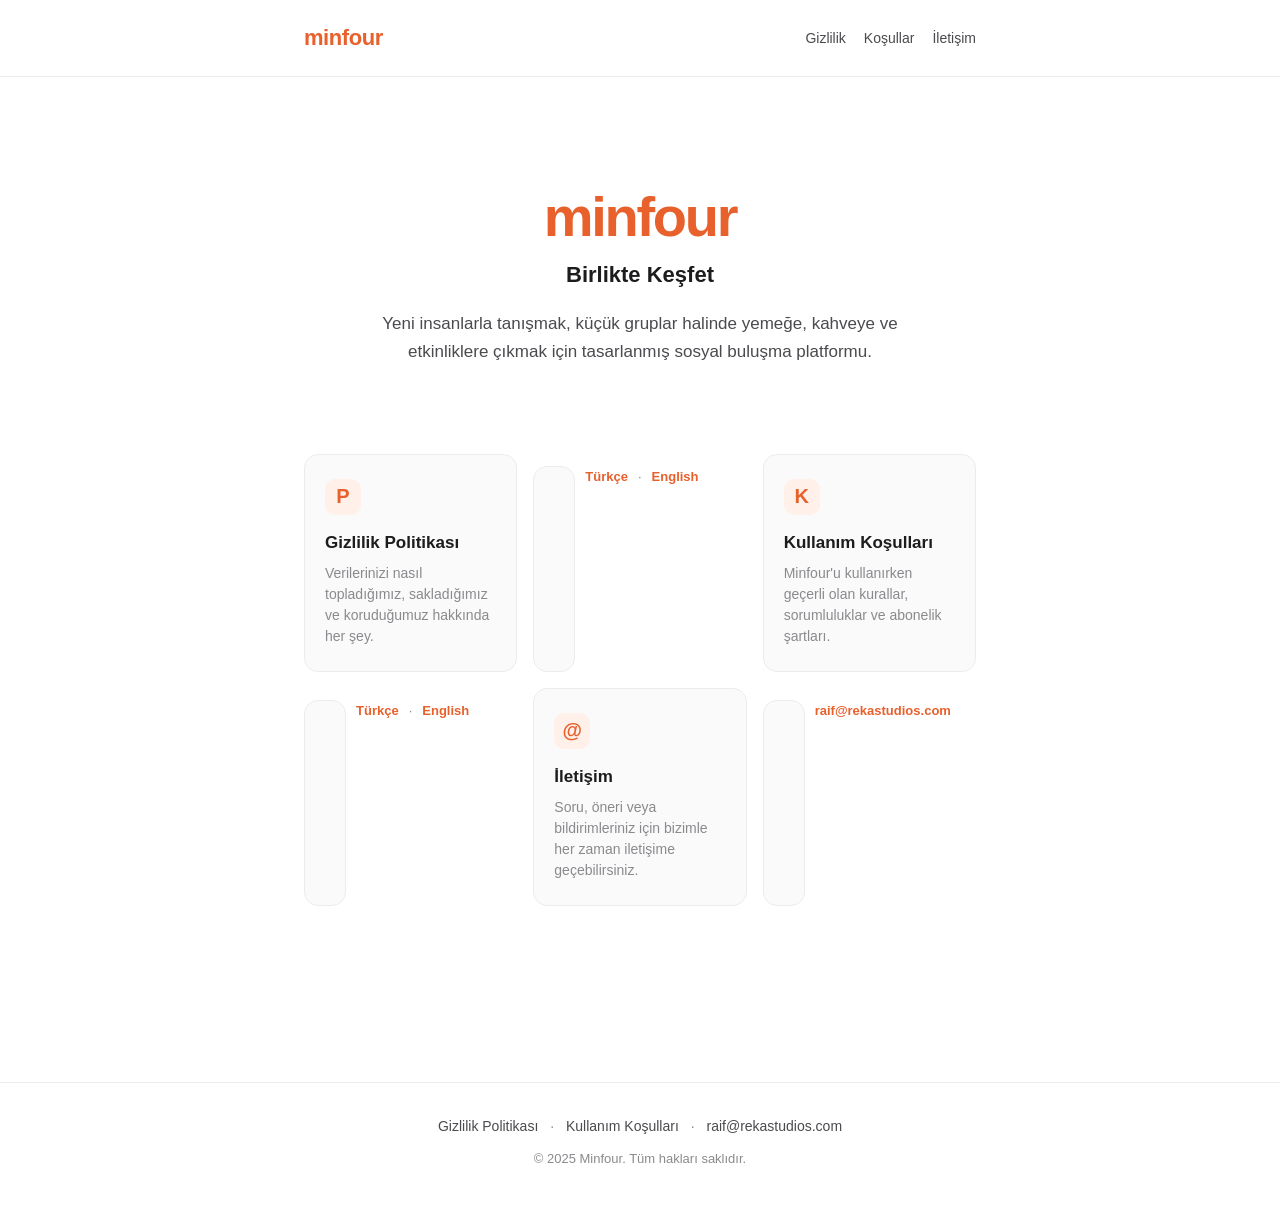
<file: index.html>
<!DOCTYPE html>
<html lang="tr">
<head>
  <meta charset="UTF-8" />
  <meta name="viewport" content="width=device-width, initial-scale=1.0" />
  <meta name="description" content="Minfour — Birlikte Keşfet. Grup buluşmaları için sosyal arkadaşlık platformu." />
  <meta name="theme-color" content="#E8602C" />
  <title>Minfour — Birlikte Keşfet</title>
  <link rel="stylesheet" href="style.css" />
</head>
<body>

  <header class="site-header">
    <div class="site-header-inner">
      <a href="index.html" class="brand">minfour</a>
      <nav class="nav">
        <a href="privacy.html">Gizlilik</a>
        <a href="terms.html">Koşullar</a>
        <a href="mailto:raif@rekastudios.com">İletişim</a>
      </nav>
    </div>
  </header>

  <main class="container">

    <section class="hero">
      <h1 class="hero-logo">minfour</h1>
      <p class="hero-tagline">Birlikte Keşfet</p>
      <p class="hero-desc">
        Yeni insanlarla tanışmak, küçük gruplar halinde yemeğe, kahveye ve etkinliklere
        çıkmak için tasarlanmış sosyal buluşma platformu.
      </p>
    </section>

    <section class="cards">

      <a href="privacy.html" class="card">
        <div class="card-icon">P</div>
        <h3 class="card-title">Gizlilik Politikası</h3>
        <p class="card-desc">
          Verilerinizi nasıl topladığımız, sakladığımız ve koruduğumuz hakkında her şey.
        </p>
        <div class="lang-row">
          <a href="privacy.html">Türkçe</a>
          <span style="color:var(--muted)">·</span>
          <a href="privacy-en.html">English</a>
        </div>
      </a>

      <a href="terms.html" class="card">
        <div class="card-icon">K</div>
        <h3 class="card-title">Kullanım Koşulları</h3>
        <p class="card-desc">
          Minfour'u kullanırken geçerli olan kurallar, sorumluluklar ve abonelik şartları.
        </p>
        <div class="lang-row">
          <a href="terms.html">Türkçe</a>
          <span style="color:var(--muted)">·</span>
          <a href="terms-en.html">English</a>
        </div>
      </a>

      <a href="mailto:raif@rekastudios.com" class="card">
        <div class="card-icon">@</div>
        <h3 class="card-title">İletişim</h3>
        <p class="card-desc">
          Soru, öneri veya bildirimleriniz için bizimle her zaman iletişime geçebilirsiniz.
        </p>
        <div class="lang-row">
          <a href="mailto:raif@rekastudios.com">raif@rekastudios.com</a>
        </div>
      </a>

    </section>

  </main>

  <footer class="site-footer">
    <div>
      <a href="privacy.html">Gizlilik Politikası</a> ·
      <a href="terms.html">Kullanım Koşulları</a> ·
      <a href="mailto:raif@rekastudios.com">raif@rekastudios.com</a>
    </div>
    <p class="copy">© 2025 Minfour. Tüm hakları saklıdır.</p>
  </footer>

</body>
</html>
</file>
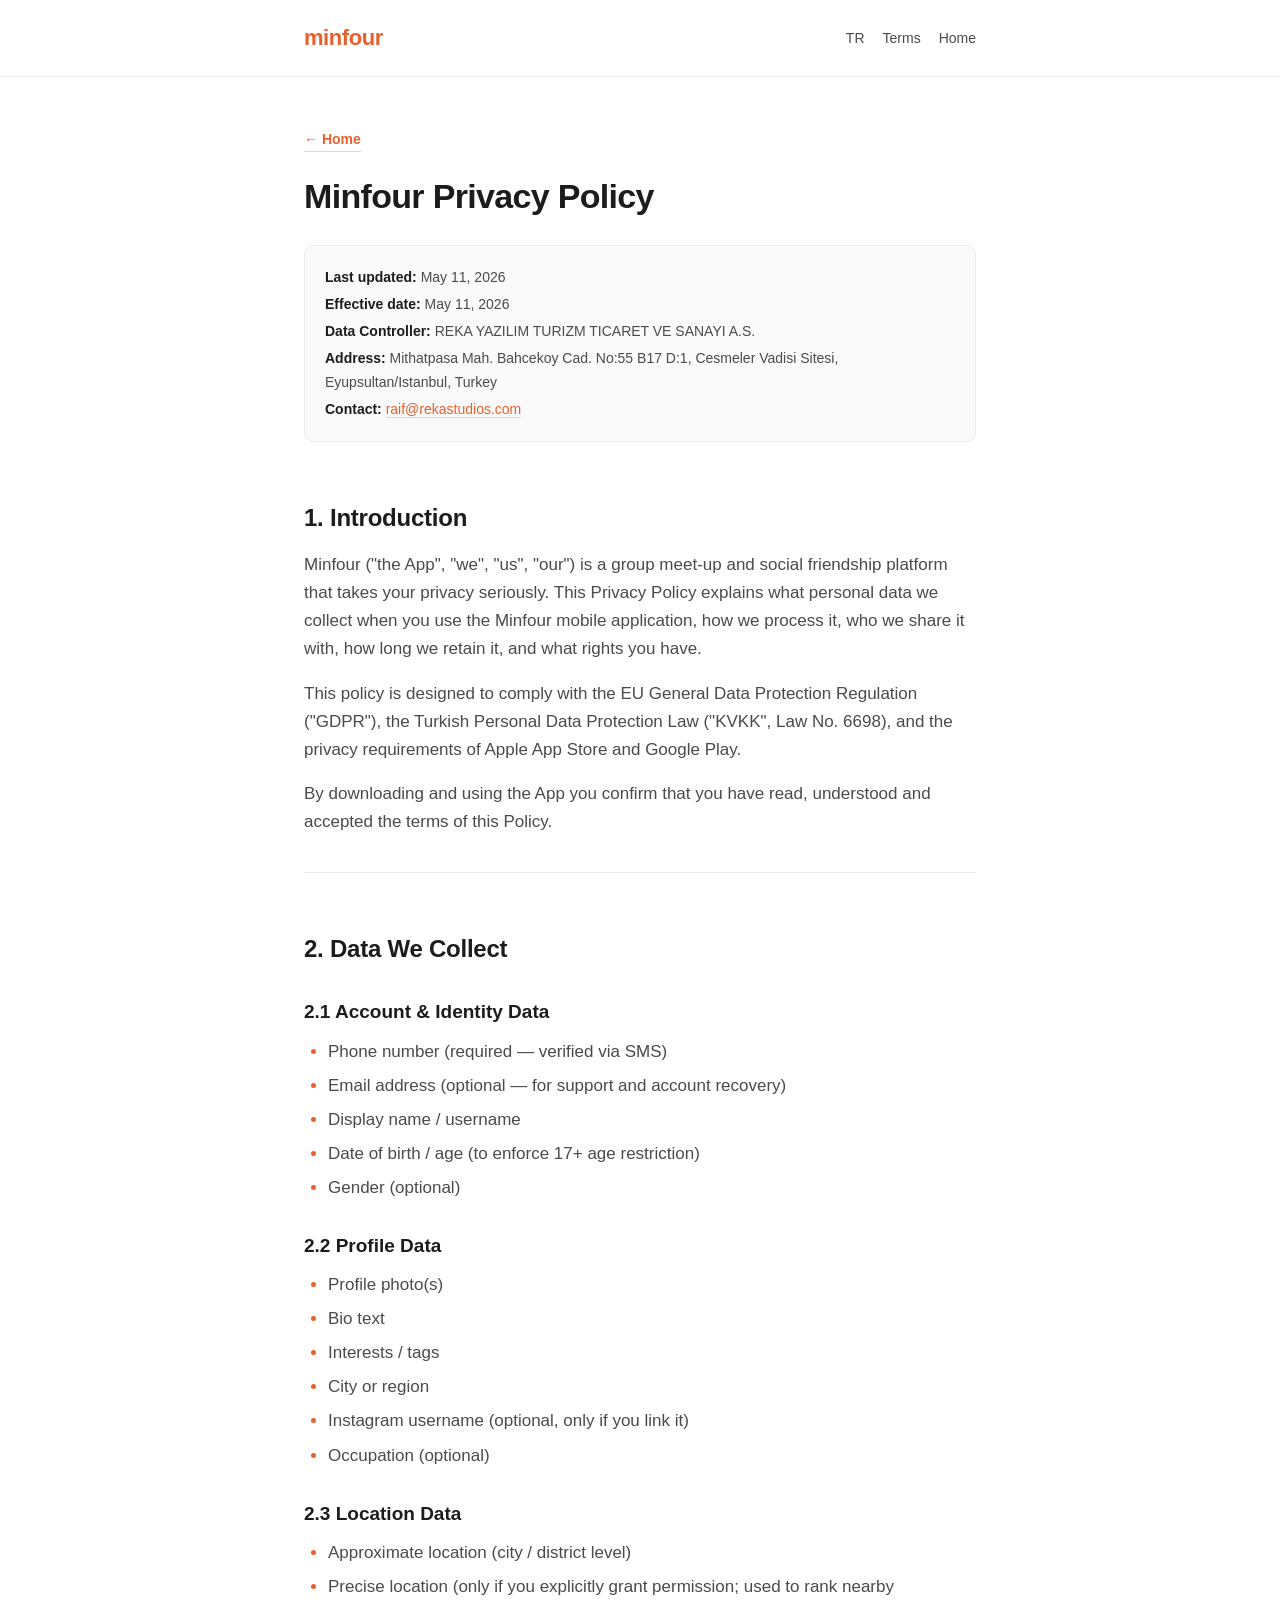
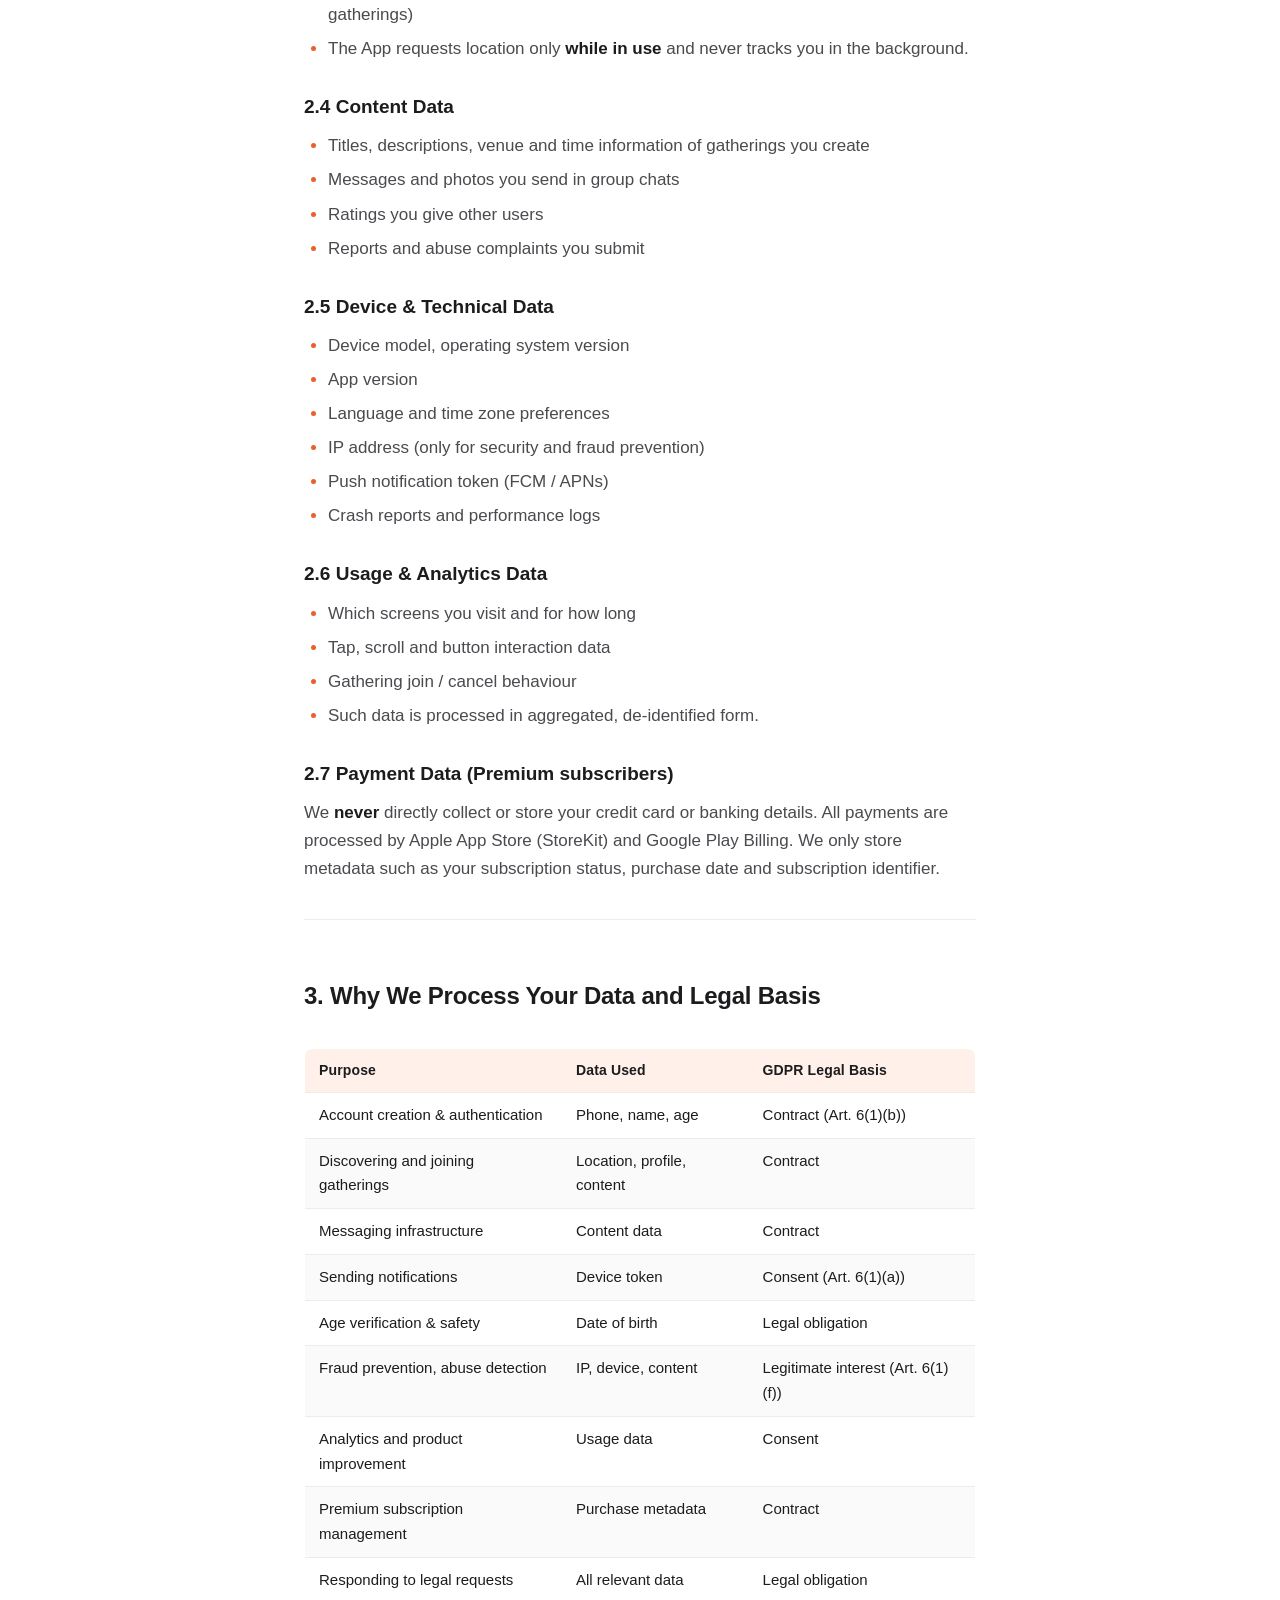
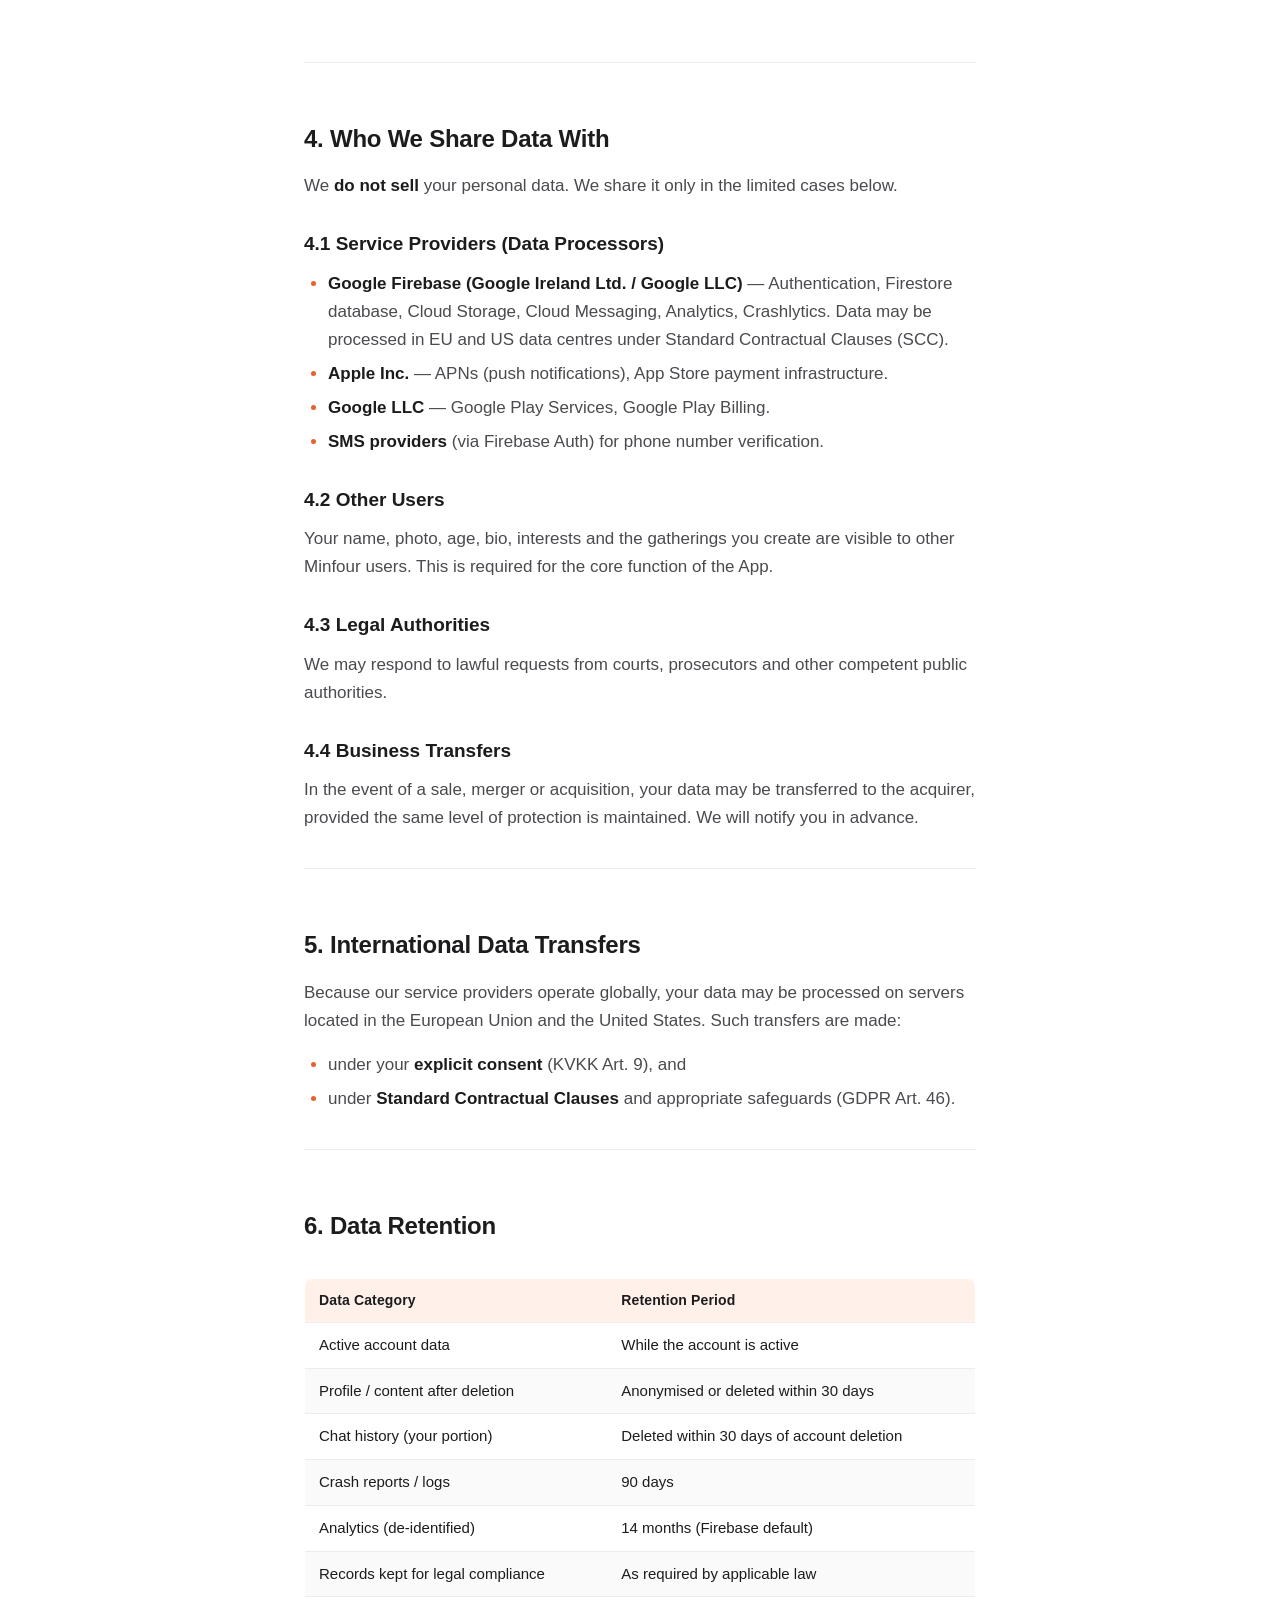
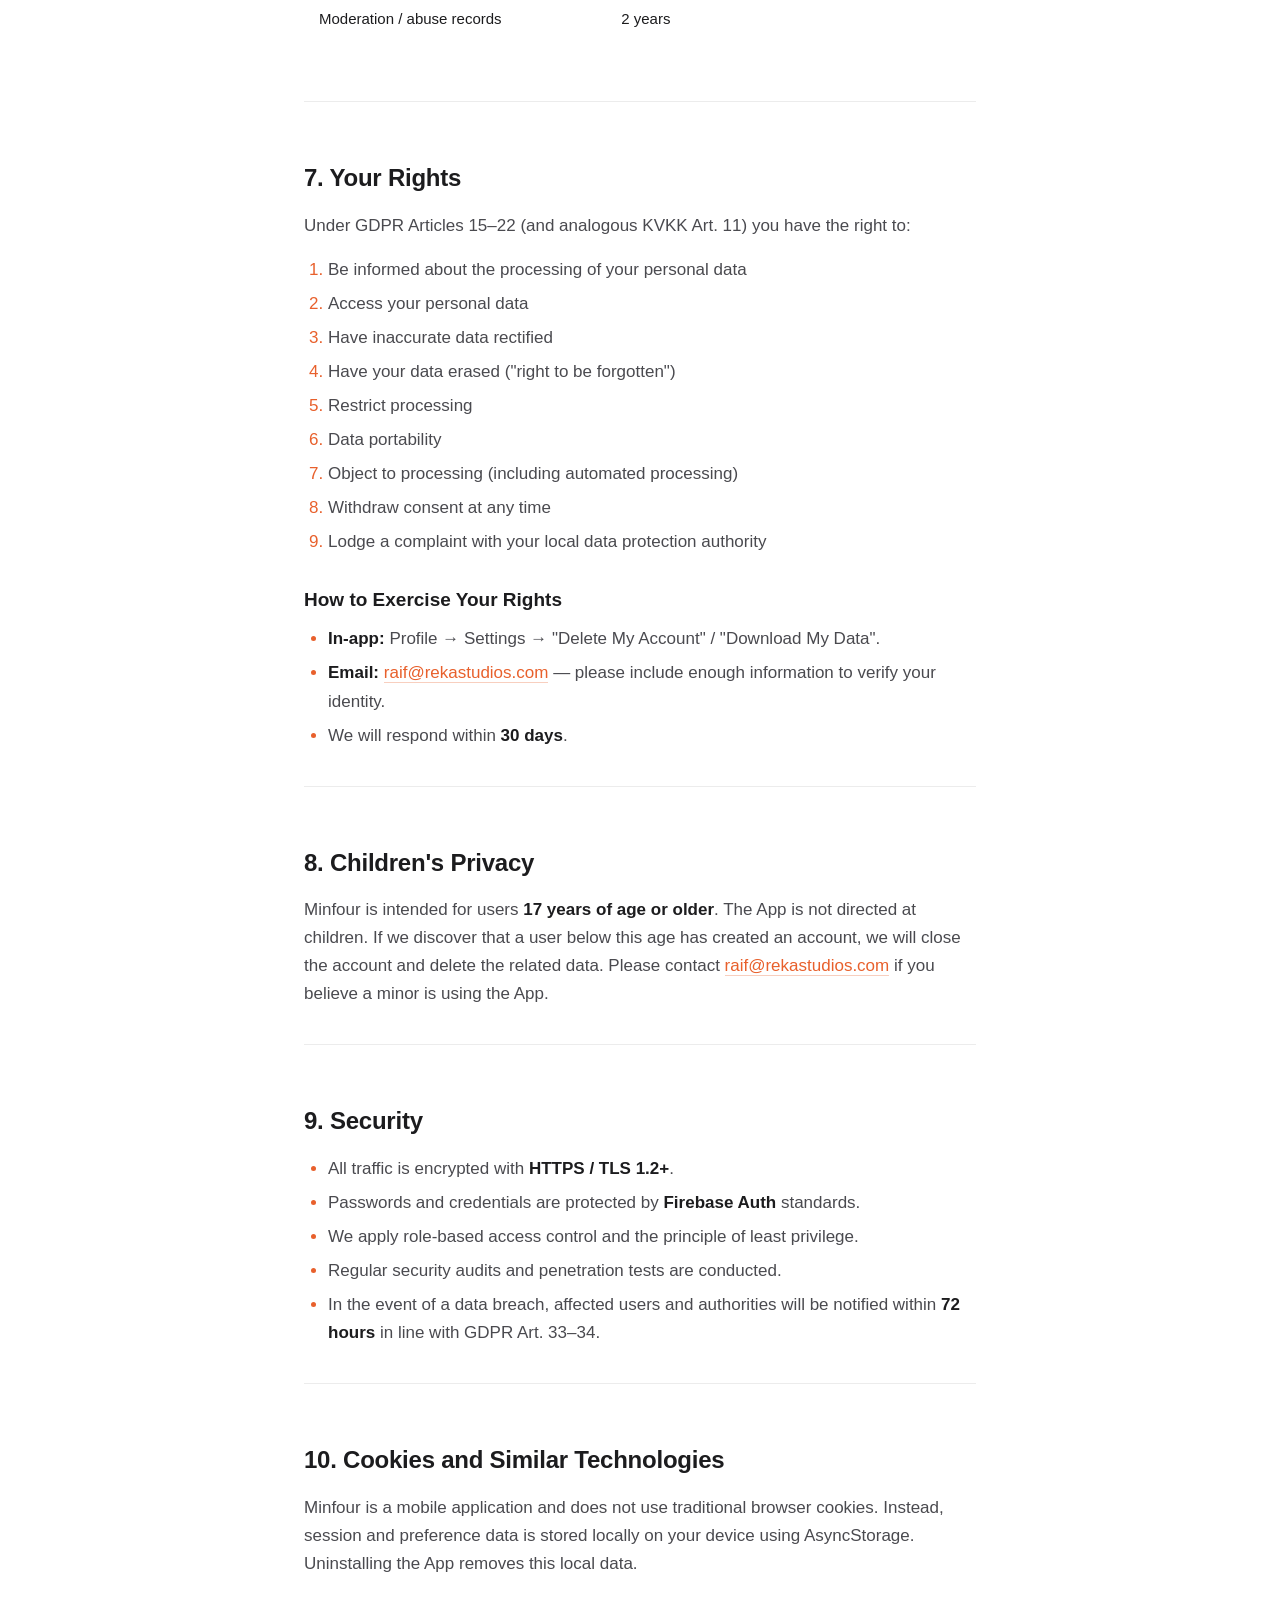
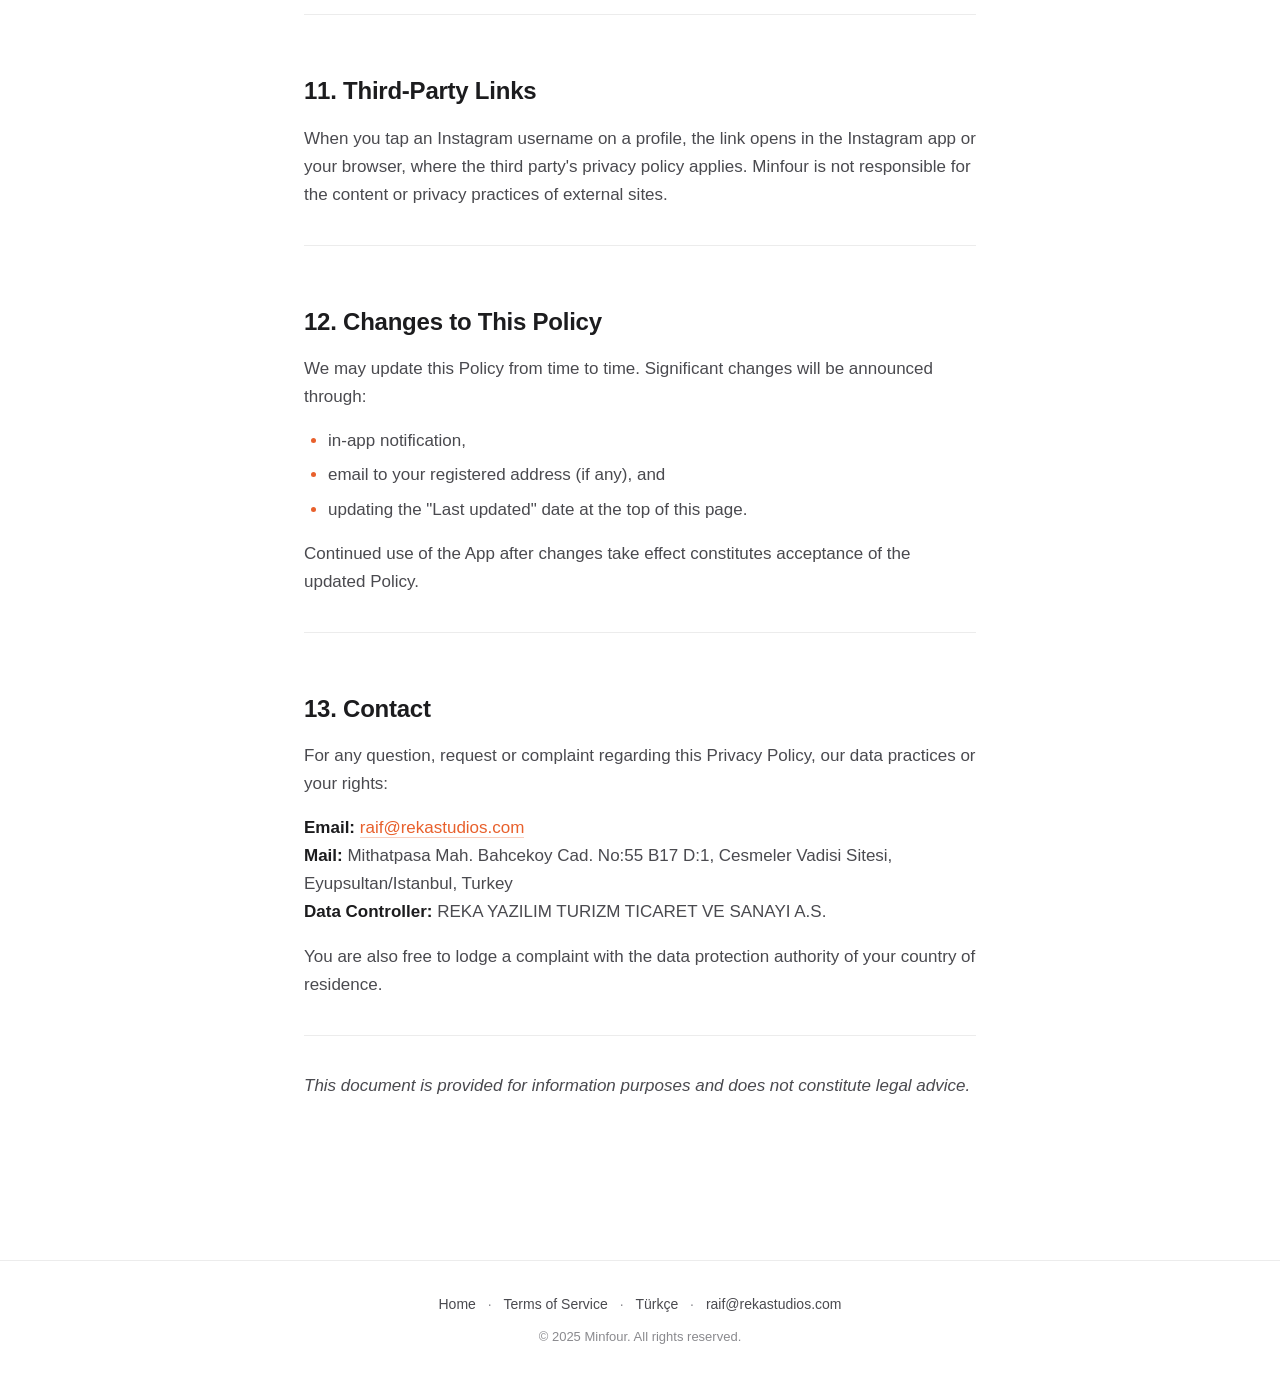
<file: privacy-en.html>
<!DOCTYPE html>
<html lang="en">
<head>
  <meta charset="UTF-8" />
  <meta name="viewport" content="width=device-width, initial-scale=1.0" />
  <meta name="description" content="Minfour Privacy Policy — GDPR & KVKK compliant." />
  <meta name="theme-color" content="#E8602C" />
  <title>Privacy Policy — Minfour</title>
  <link rel="stylesheet" href="style.css" />
</head>
<body>

  <header class="site-header">
    <div class="site-header-inner">
      <a href="index.html" class="brand">minfour</a>
      <nav class="nav">
        <a href="privacy.html">TR</a>
        <a href="terms-en.html">Terms</a>
        <a href="index.html">Home</a>
      </nav>
    </div>
  </header>

  <main class="container doc">

    <a href="index.html" class="back-link">← Home</a>

    <h1>Minfour Privacy Policy</h1>

    <div class="doc-meta">
      <p><strong>Last updated:</strong> May 11, 2026</p>
      <p><strong>Effective date:</strong> May 11, 2026</p>
      <p><strong>Data Controller:</strong> REKA YAZILIM TURIZM TICARET VE SANAYI A.S.</p>
      <p><strong>Address:</strong> Mithatpasa Mah. Bahcekoy Cad. No:55 B17 D:1, Cesmeler Vadisi Sitesi, Eyupsultan/Istanbul, Turkey</p>
      <p><strong>Contact:</strong> <a href="mailto:raif@rekastudios.com">raif@rekastudios.com</a></p>
    </div>

    <h2>1. Introduction</h2>
    <p>Minfour ("the App", "we", "us", "our") is a group meet-up and social friendship platform that takes your privacy seriously. This Privacy Policy explains what personal data we collect when you use the Minfour mobile application, how we process it, who we share it with, how long we retain it, and what rights you have.</p>
    <p>This policy is designed to comply with the EU General Data Protection Regulation ("GDPR"), the Turkish Personal Data Protection Law ("KVKK", Law No. 6698), and the privacy requirements of Apple App Store and Google Play.</p>
    <p>By downloading and using the App you confirm that you have read, understood and accepted the terms of this Policy.</p>

    <hr />

    <h2>2. Data We Collect</h2>

    <h3>2.1 Account &amp; Identity Data</h3>
    <ul>
      <li>Phone number (required — verified via SMS)</li>
      <li>Email address (optional — for support and account recovery)</li>
      <li>Display name / username</li>
      <li>Date of birth / age (to enforce 17+ age restriction)</li>
      <li>Gender (optional)</li>
    </ul>

    <h3>2.2 Profile Data</h3>
    <ul>
      <li>Profile photo(s)</li>
      <li>Bio text</li>
      <li>Interests / tags</li>
      <li>City or region</li>
      <li>Instagram username (optional, only if you link it)</li>
      <li>Occupation (optional)</li>
    </ul>

    <h3>2.3 Location Data</h3>
    <ul>
      <li>Approximate location (city / district level)</li>
      <li>Precise location (only if you explicitly grant permission; used to rank nearby gatherings)</li>
      <li>The App requests location only <strong>while in use</strong> and never tracks you in the background.</li>
    </ul>

    <h3>2.4 Content Data</h3>
    <ul>
      <li>Titles, descriptions, venue and time information of gatherings you create</li>
      <li>Messages and photos you send in group chats</li>
      <li>Ratings you give other users</li>
      <li>Reports and abuse complaints you submit</li>
    </ul>

    <h3>2.5 Device &amp; Technical Data</h3>
    <ul>
      <li>Device model, operating system version</li>
      <li>App version</li>
      <li>Language and time zone preferences</li>
      <li>IP address (only for security and fraud prevention)</li>
      <li>Push notification token (FCM / APNs)</li>
      <li>Crash reports and performance logs</li>
    </ul>

    <h3>2.6 Usage &amp; Analytics Data</h3>
    <ul>
      <li>Which screens you visit and for how long</li>
      <li>Tap, scroll and button interaction data</li>
      <li>Gathering join / cancel behaviour</li>
      <li>Such data is processed in aggregated, de-identified form.</li>
    </ul>

    <h3>2.7 Payment Data (Premium subscribers)</h3>
    <p>We <strong>never</strong> directly collect or store your credit card or banking details. All payments are processed by Apple App Store (StoreKit) and Google Play Billing. We only store metadata such as your subscription status, purchase date and subscription identifier.</p>

    <hr />

    <h2>3. Why We Process Your Data and Legal Basis</h2>

    <div class="table-wrap">
      <table>
        <thead>
          <tr><th>Purpose</th><th>Data Used</th><th>GDPR Legal Basis</th></tr>
        </thead>
        <tbody>
          <tr><td>Account creation &amp; authentication</td><td>Phone, name, age</td><td>Contract (Art. 6(1)(b))</td></tr>
          <tr><td>Discovering and joining gatherings</td><td>Location, profile, content</td><td>Contract</td></tr>
          <tr><td>Messaging infrastructure</td><td>Content data</td><td>Contract</td></tr>
          <tr><td>Sending notifications</td><td>Device token</td><td>Consent (Art. 6(1)(a))</td></tr>
          <tr><td>Age verification &amp; safety</td><td>Date of birth</td><td>Legal obligation</td></tr>
          <tr><td>Fraud prevention, abuse detection</td><td>IP, device, content</td><td>Legitimate interest (Art. 6(1)(f))</td></tr>
          <tr><td>Analytics and product improvement</td><td>Usage data</td><td>Consent</td></tr>
          <tr><td>Premium subscription management</td><td>Purchase metadata</td><td>Contract</td></tr>
          <tr><td>Responding to legal requests</td><td>All relevant data</td><td>Legal obligation</td></tr>
        </tbody>
      </table>
    </div>

    <hr />

    <h2>4. Who We Share Data With</h2>
    <p>We <strong>do not sell</strong> your personal data. We share it only in the limited cases below.</p>

    <h3>4.1 Service Providers (Data Processors)</h3>
    <ul>
      <li><strong>Google Firebase (Google Ireland Ltd. / Google LLC)</strong> — Authentication, Firestore database, Cloud Storage, Cloud Messaging, Analytics, Crashlytics. Data may be processed in EU and US data centres under Standard Contractual Clauses (SCC).</li>
      <li><strong>Apple Inc.</strong> — APNs (push notifications), App Store payment infrastructure.</li>
      <li><strong>Google LLC</strong> — Google Play Services, Google Play Billing.</li>
      <li><strong>SMS providers</strong> (via Firebase Auth) for phone number verification.</li>
    </ul>

    <h3>4.2 Other Users</h3>
    <p>Your name, photo, age, bio, interests and the gatherings you create are visible to other Minfour users. This is required for the core function of the App.</p>

    <h3>4.3 Legal Authorities</h3>
    <p>We may respond to lawful requests from courts, prosecutors and other competent public authorities.</p>

    <h3>4.4 Business Transfers</h3>
    <p>In the event of a sale, merger or acquisition, your data may be transferred to the acquirer, provided the same level of protection is maintained. We will notify you in advance.</p>

    <hr />

    <h2>5. International Data Transfers</h2>
    <p>Because our service providers operate globally, your data may be processed on servers located in the European Union and the United States. Such transfers are made:</p>
    <ul>
      <li>under your <strong>explicit consent</strong> (KVKK Art. 9), and</li>
      <li>under <strong>Standard Contractual Clauses</strong> and appropriate safeguards (GDPR Art. 46).</li>
    </ul>

    <hr />

    <h2>6. Data Retention</h2>

    <div class="table-wrap">
      <table>
        <thead>
          <tr><th>Data Category</th><th>Retention Period</th></tr>
        </thead>
        <tbody>
          <tr><td>Active account data</td><td>While the account is active</td></tr>
          <tr><td>Profile / content after deletion</td><td>Anonymised or deleted within 30 days</td></tr>
          <tr><td>Chat history (your portion)</td><td>Deleted within 30 days of account deletion</td></tr>
          <tr><td>Crash reports / logs</td><td>90 days</td></tr>
          <tr><td>Analytics (de-identified)</td><td>14 months (Firebase default)</td></tr>
          <tr><td>Records kept for legal compliance</td><td>As required by applicable law</td></tr>
          <tr><td>Moderation / abuse records</td><td>2 years</td></tr>
        </tbody>
      </table>
    </div>

    <hr />

    <h2>7. Your Rights</h2>
    <p>Under GDPR Articles 15–22 (and analogous KVKK Art. 11) you have the right to:</p>
    <ol>
      <li>Be informed about the processing of your personal data</li>
      <li>Access your personal data</li>
      <li>Have inaccurate data rectified</li>
      <li>Have your data erased ("right to be forgotten")</li>
      <li>Restrict processing</li>
      <li>Data portability</li>
      <li>Object to processing (including automated processing)</li>
      <li>Withdraw consent at any time</li>
      <li>Lodge a complaint with your local data protection authority</li>
    </ol>

    <h3>How to Exercise Your Rights</h3>
    <ul>
      <li><strong>In-app:</strong> Profile → Settings → "Delete My Account" / "Download My Data".</li>
      <li><strong>Email:</strong> <a href="mailto:raif@rekastudios.com">raif@rekastudios.com</a> — please include enough information to verify your identity.</li>
      <li>We will respond within <strong>30 days</strong>.</li>
    </ul>

    <hr />

    <h2>8. Children's Privacy</h2>
    <p>Minfour is intended for users <strong>17 years of age or older</strong>. The App is not directed at children. If we discover that a user below this age has created an account, we will close the account and delete the related data. Please contact <a href="mailto:raif@rekastudios.com">raif@rekastudios.com</a> if you believe a minor is using the App.</p>

    <hr />

    <h2>9. Security</h2>
    <ul>
      <li>All traffic is encrypted with <strong>HTTPS / TLS 1.2+</strong>.</li>
      <li>Passwords and credentials are protected by <strong>Firebase Auth</strong> standards.</li>
      <li>We apply role-based access control and the principle of least privilege.</li>
      <li>Regular security audits and penetration tests are conducted.</li>
      <li>In the event of a data breach, affected users and authorities will be notified within <strong>72 hours</strong> in line with GDPR Art. 33–34.</li>
    </ul>

    <hr />

    <h2>10. Cookies and Similar Technologies</h2>
    <p>Minfour is a mobile application and does not use traditional browser cookies. Instead, session and preference data is stored locally on your device using AsyncStorage. Uninstalling the App removes this local data.</p>

    <hr />

    <h2>11. Third-Party Links</h2>
    <p>When you tap an Instagram username on a profile, the link opens in the Instagram app or your browser, where the third party's privacy policy applies. Minfour is not responsible for the content or privacy practices of external sites.</p>

    <hr />

    <h2>12. Changes to This Policy</h2>
    <p>We may update this Policy from time to time. Significant changes will be announced through:</p>
    <ul>
      <li>in-app notification,</li>
      <li>email to your registered address (if any), and</li>
      <li>updating the "Last updated" date at the top of this page.</li>
    </ul>
    <p>Continued use of the App after changes take effect constitutes acceptance of the updated Policy.</p>

    <hr />

    <h2>13. Contact</h2>
    <p>For any question, request or complaint regarding this Privacy Policy, our data practices or your rights:</p>
    <p>
      <strong>Email:</strong> <a href="mailto:raif@rekastudios.com">raif@rekastudios.com</a><br />
      <strong>Mail:</strong> Mithatpasa Mah. Bahcekoy Cad. No:55 B17 D:1, Cesmeler Vadisi Sitesi, Eyupsultan/Istanbul, Turkey<br />
      <strong>Data Controller:</strong> REKA YAZILIM TURIZM TICARET VE SANAYI A.S.
    </p>
    <p>You are also free to lodge a complaint with the data protection authority of your country of residence.</p>

    <hr />

    <p><em>This document is provided for information purposes and does not constitute legal advice.</em></p>

  </main>

  <footer class="site-footer">
    <div>
      <a href="index.html">Home</a> ·
      <a href="terms-en.html">Terms of Service</a> ·
      <a href="privacy.html">Türkçe</a> ·
      <a href="mailto:raif@rekastudios.com">raif@rekastudios.com</a>
    </div>
    <p class="copy">© 2025 Minfour. All rights reserved.</p>
  </footer>

</body>
</html>
</file>
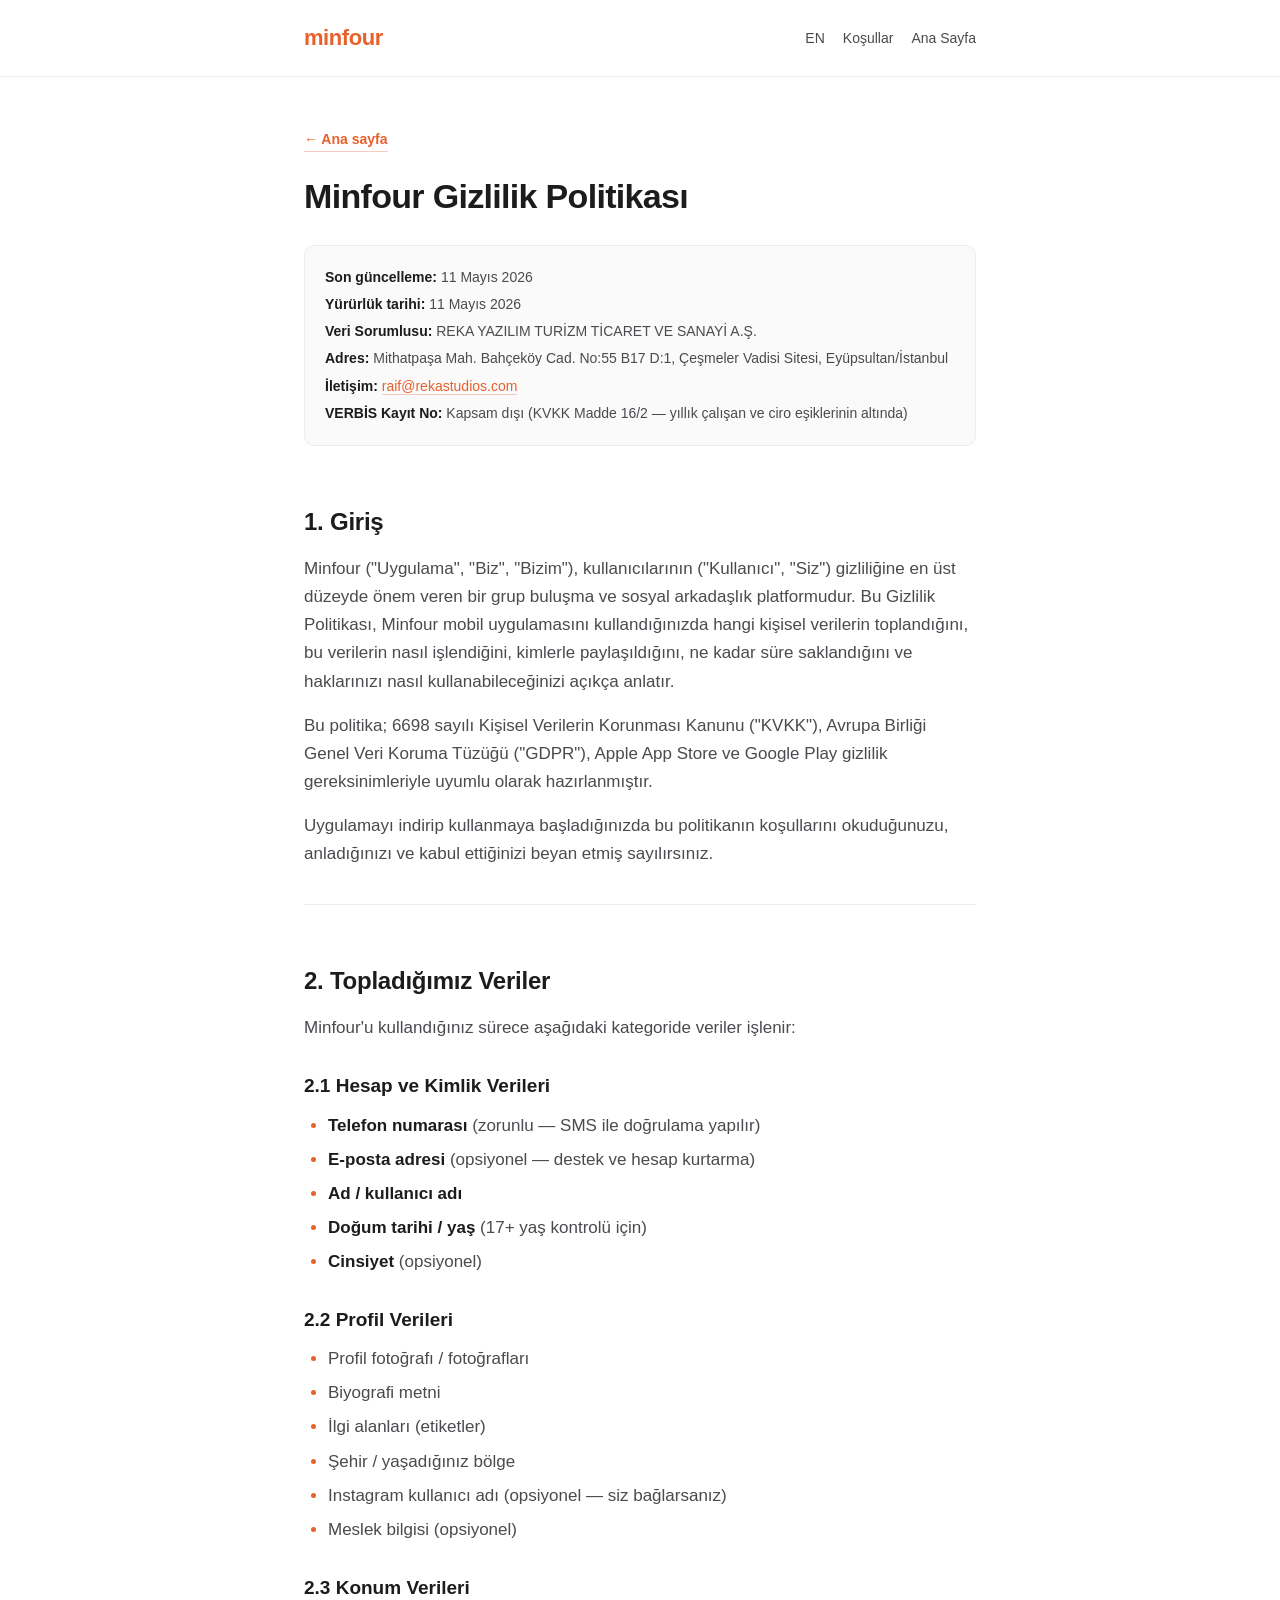
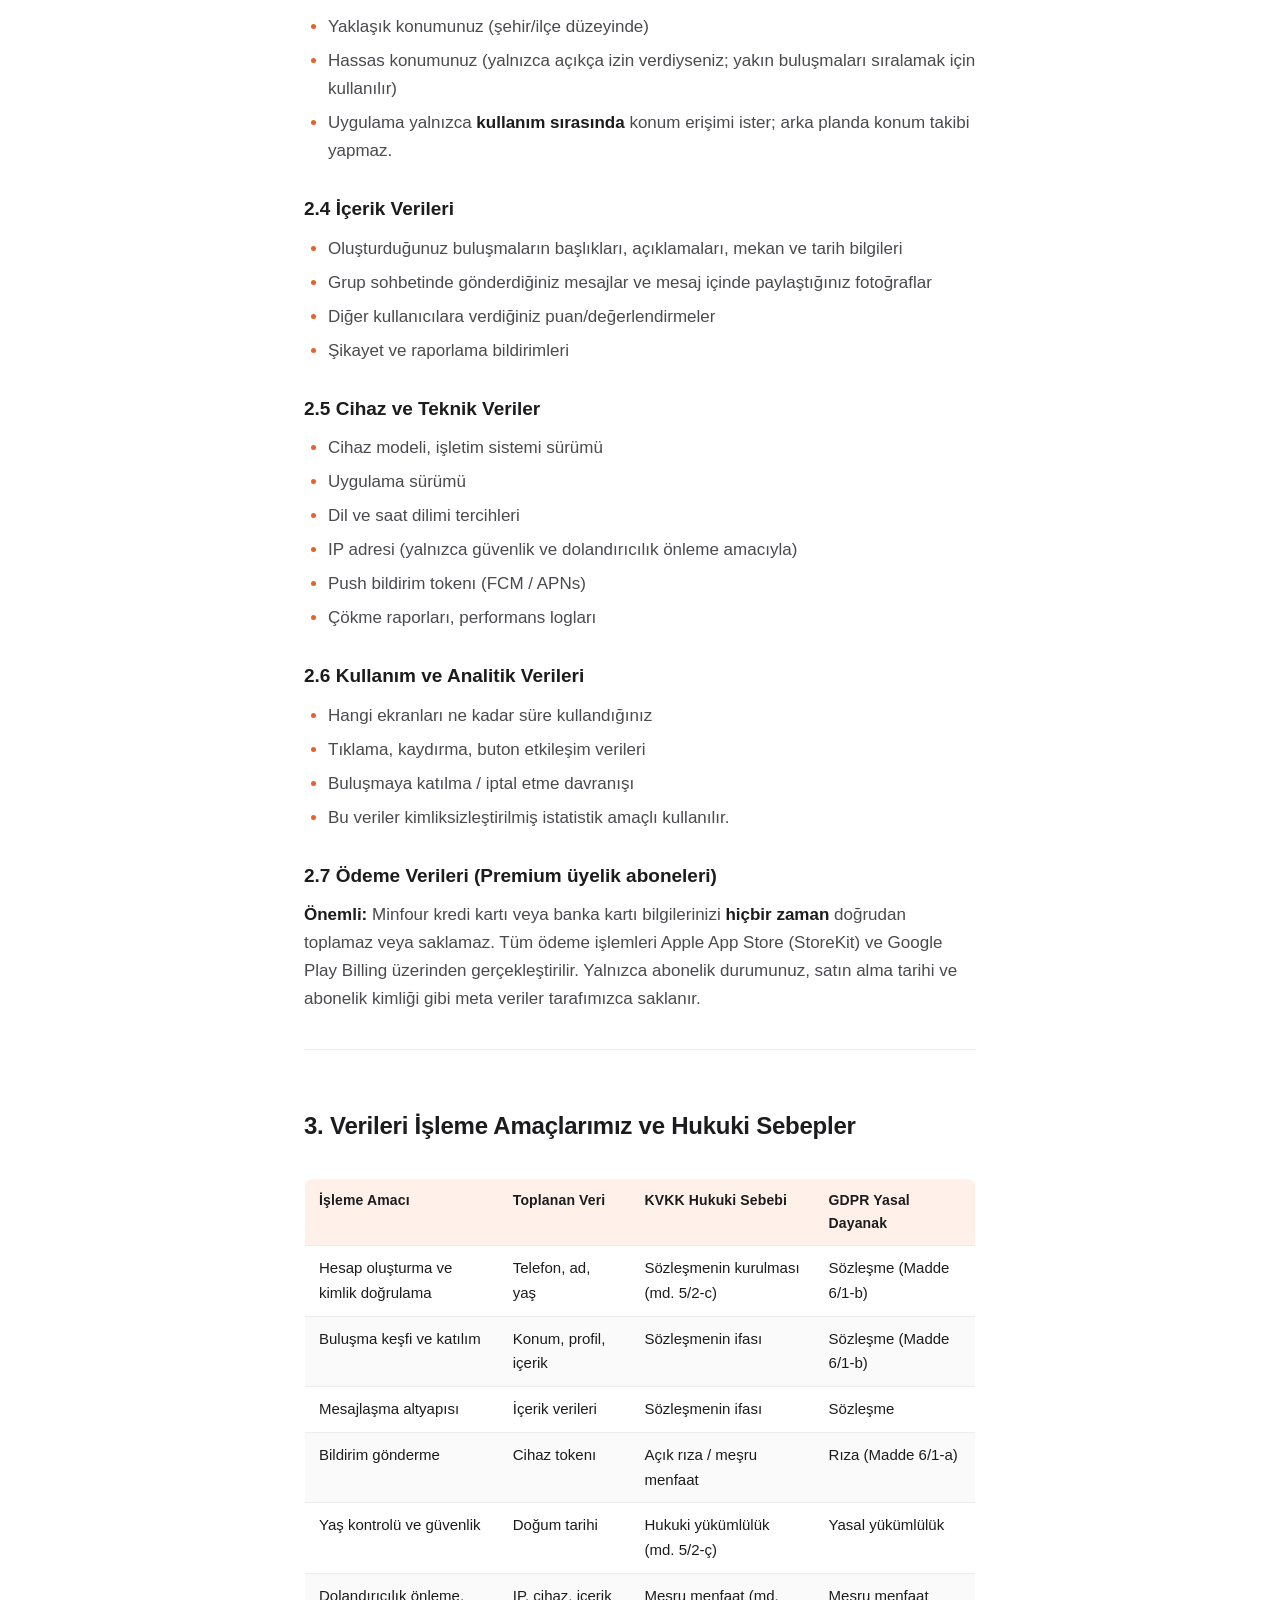
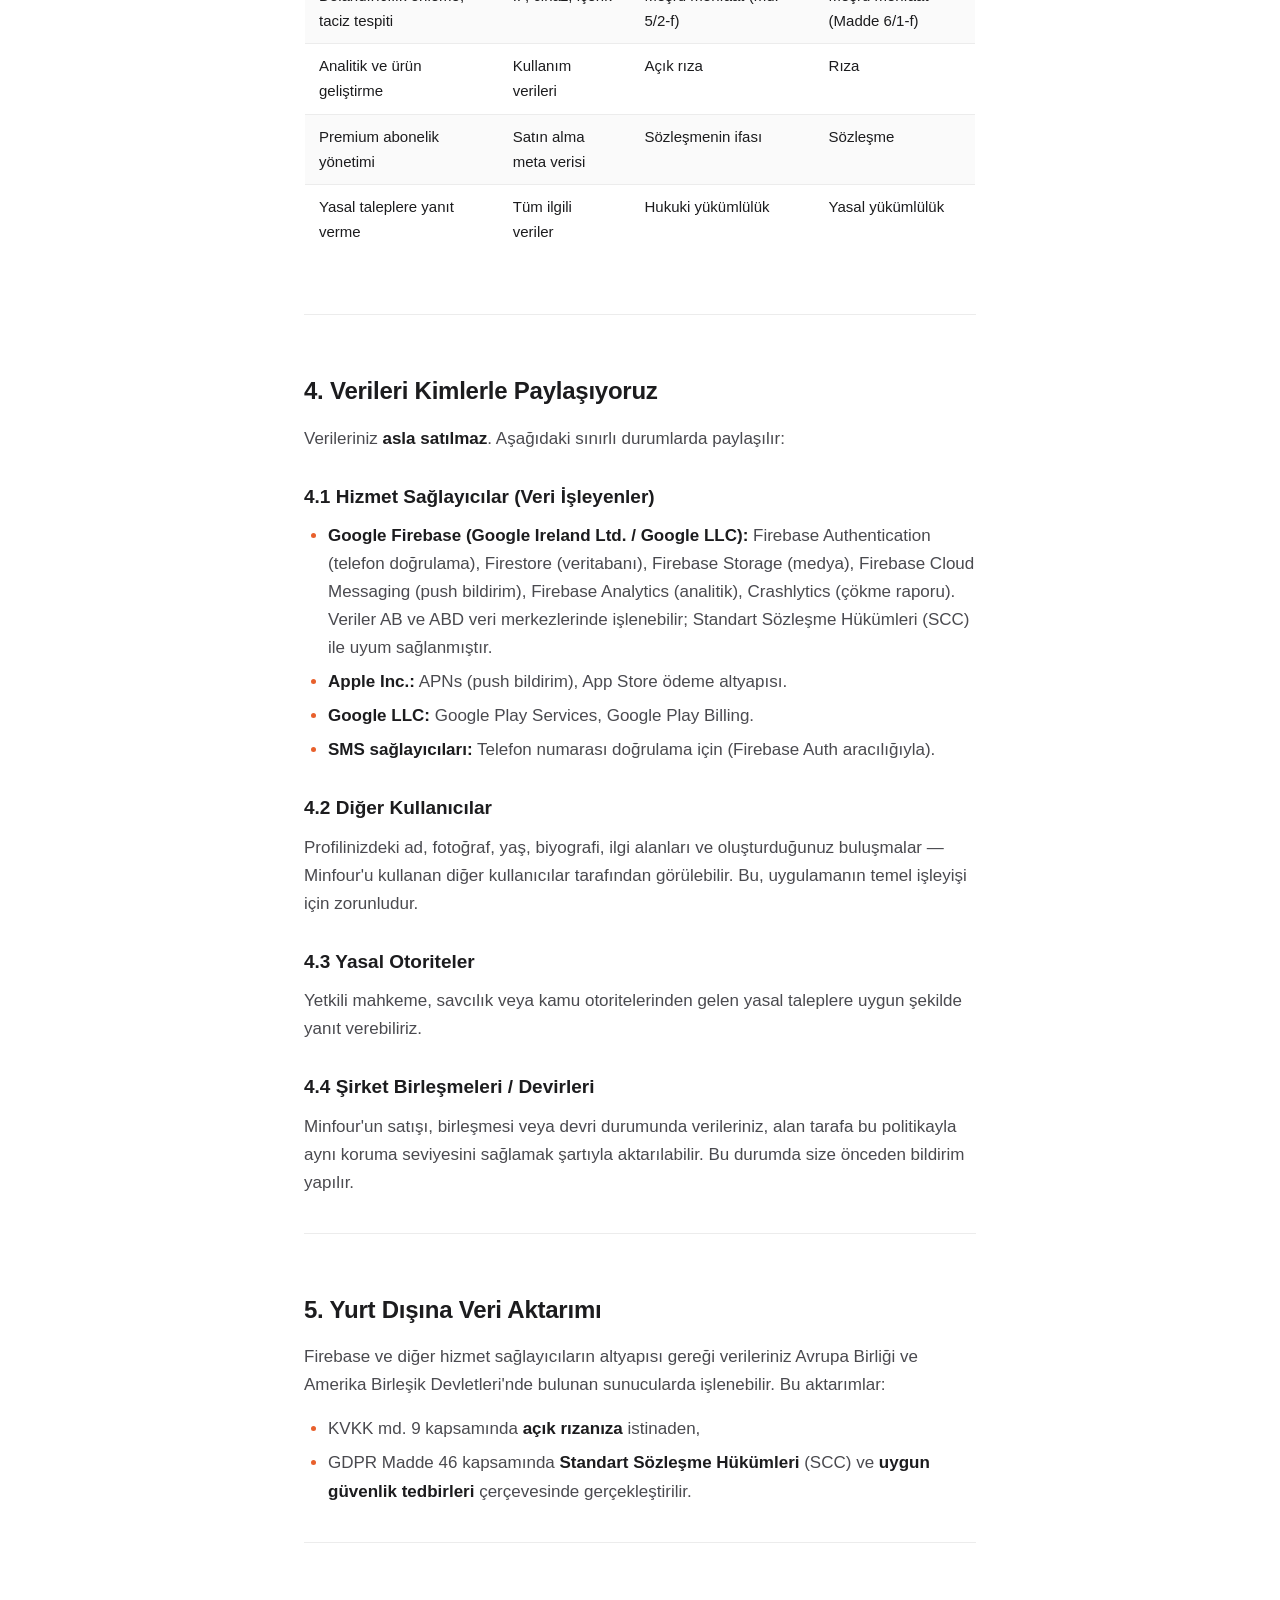
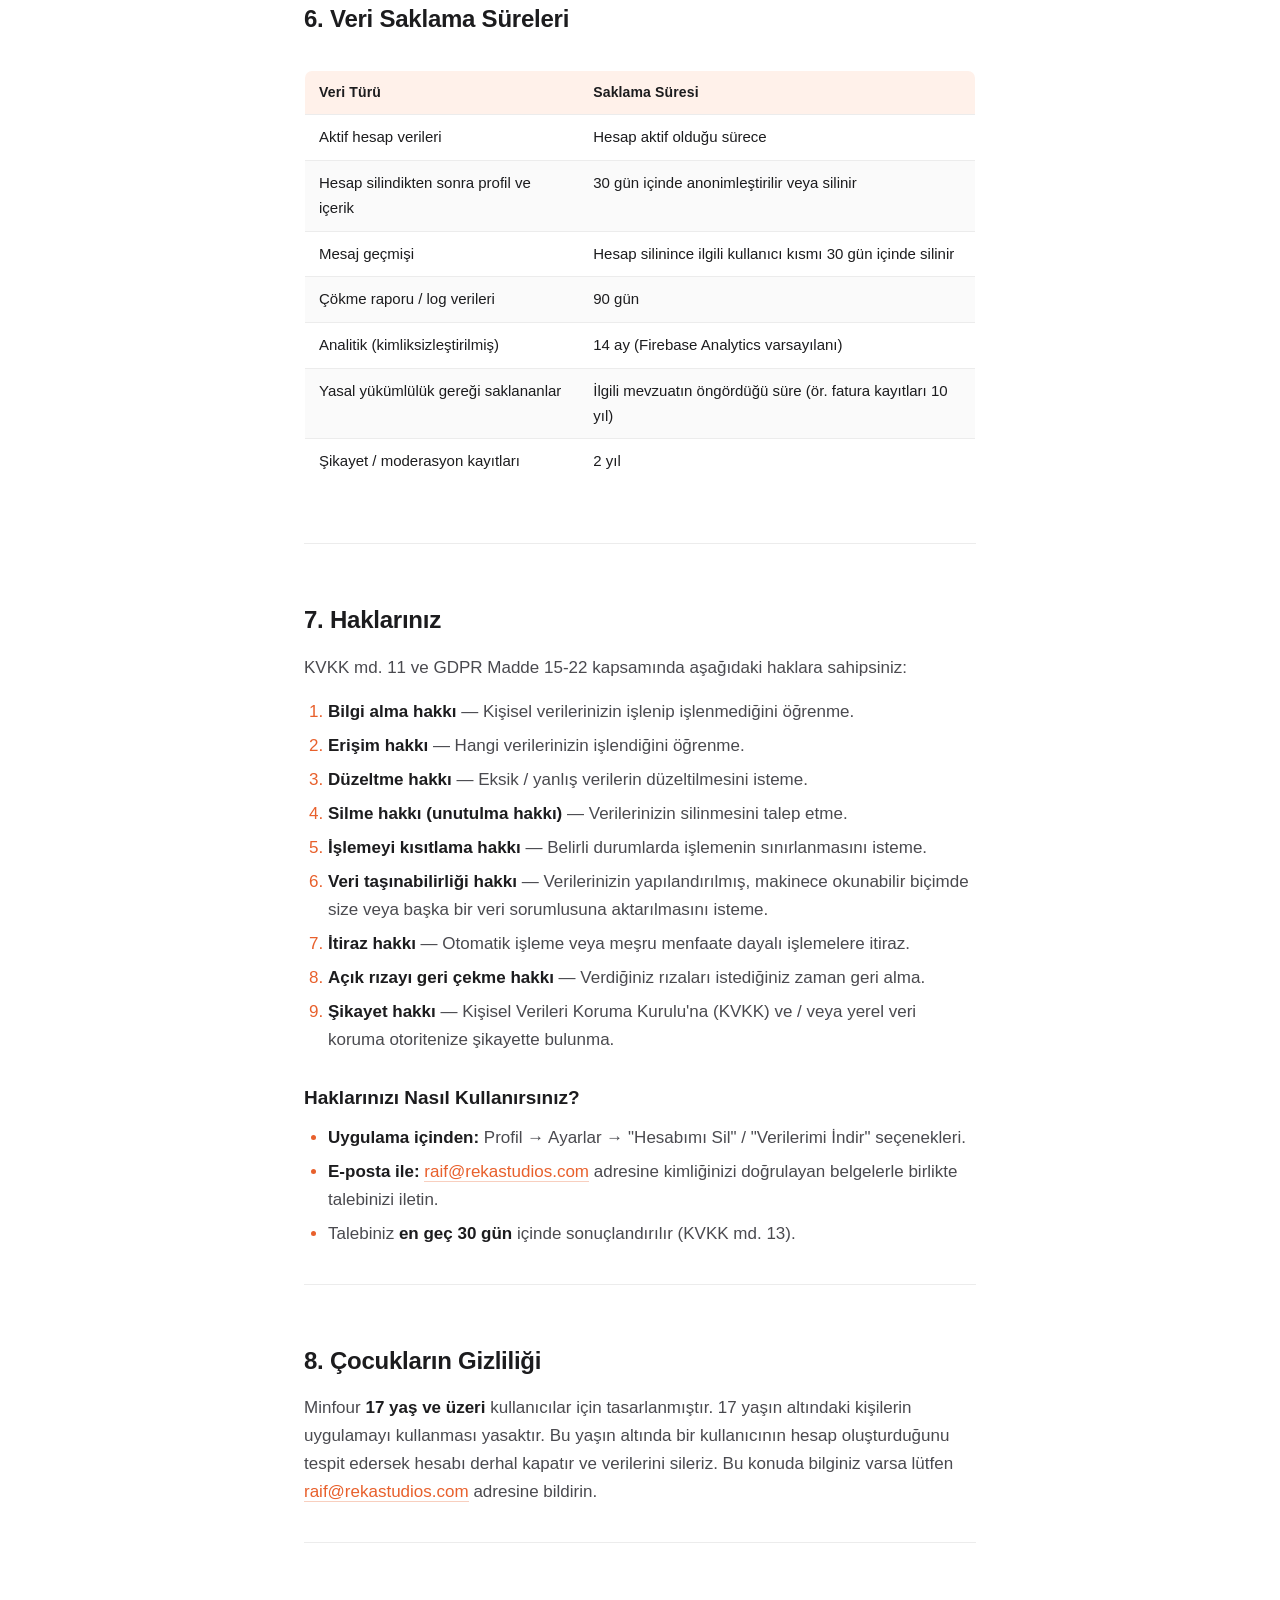
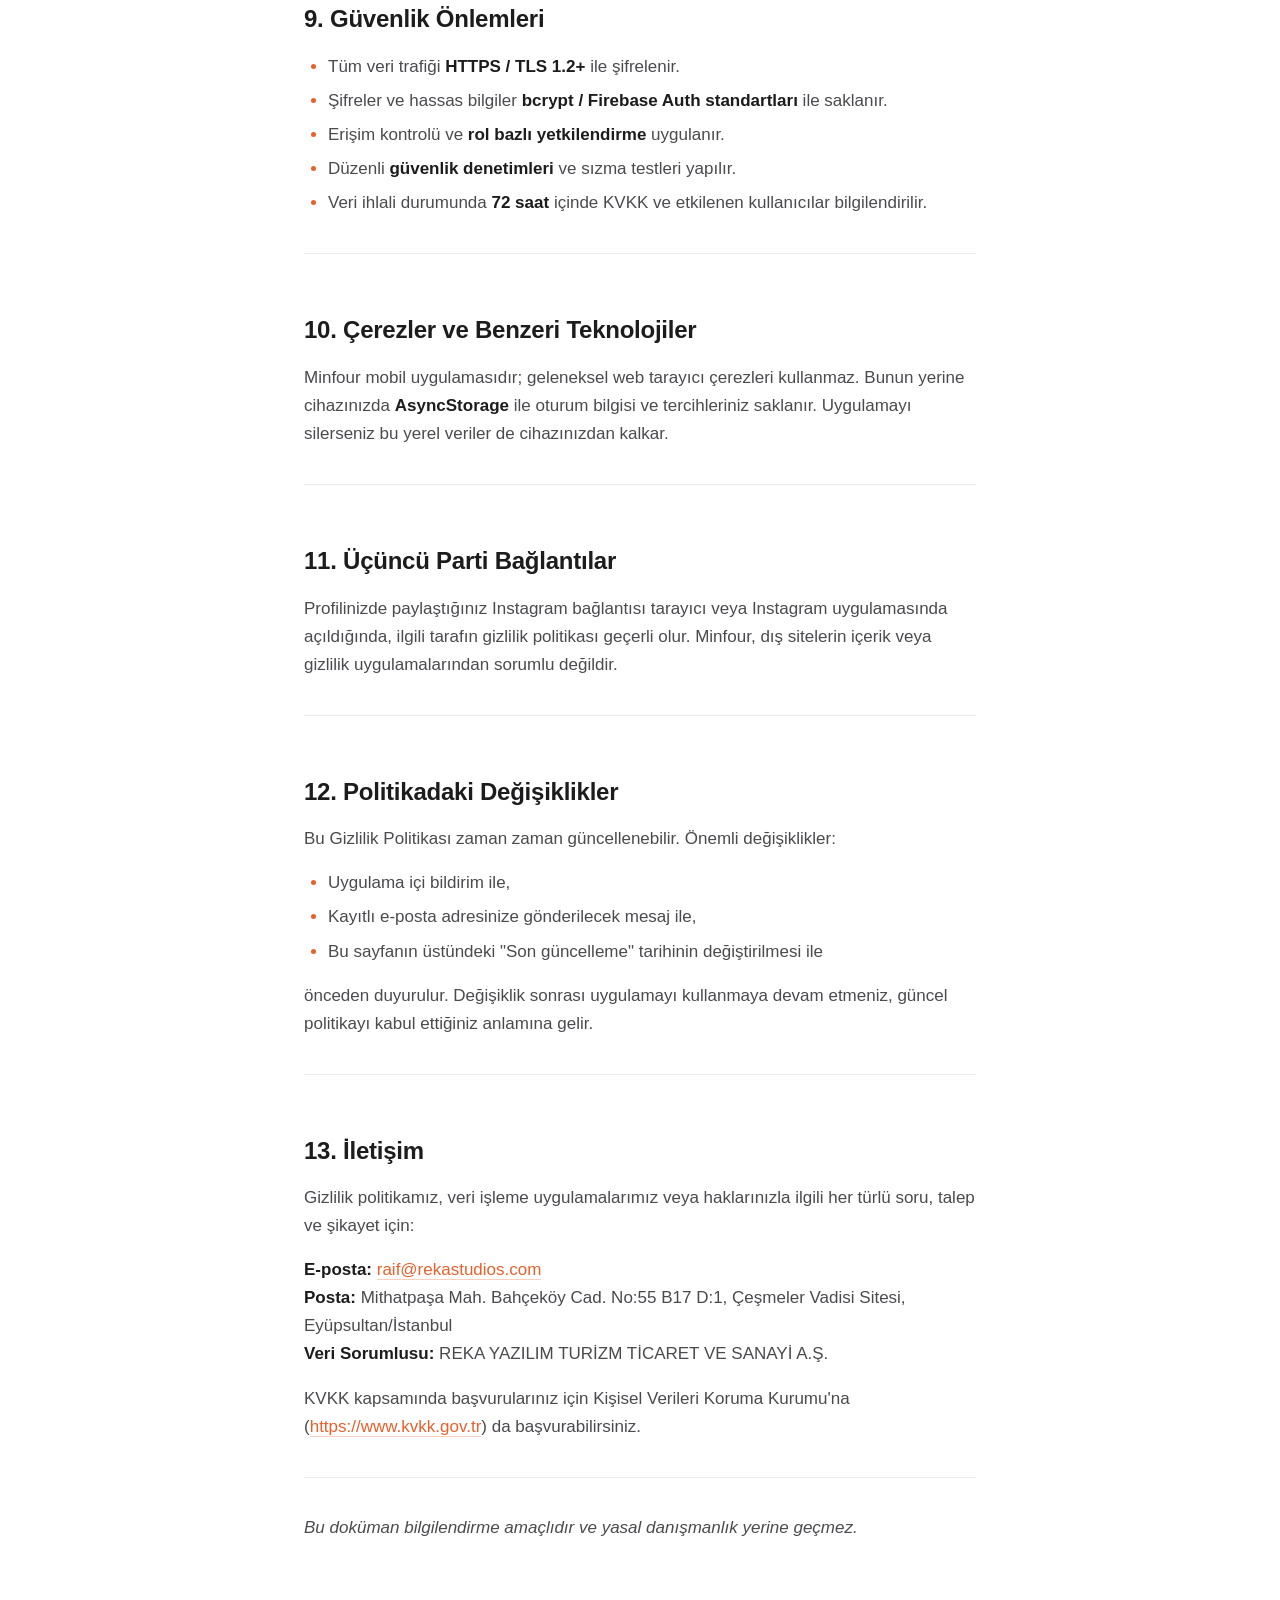
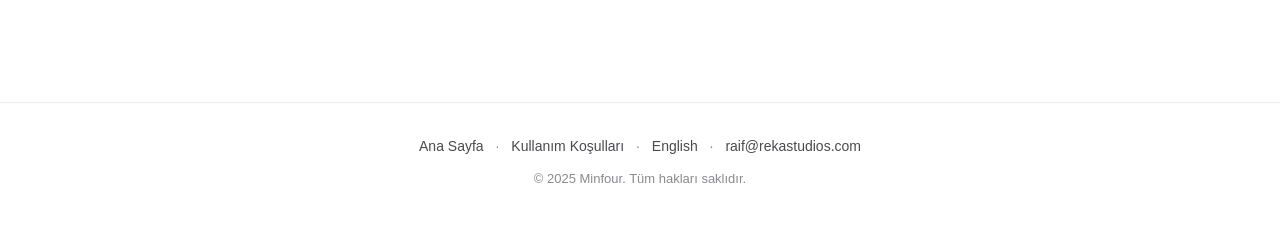
<file: privacy.html>
<!DOCTYPE html>
<html lang="tr">
<head>
  <meta charset="UTF-8" />
  <meta name="viewport" content="width=device-width, initial-scale=1.0" />
  <meta name="description" content="Minfour Gizlilik Politikası — KVKK ve GDPR uyumlu." />
  <meta name="theme-color" content="#E8602C" />
  <title>Gizlilik Politikası — Minfour</title>
  <link rel="stylesheet" href="style.css" />
</head>
<body>

  <header class="site-header">
    <div class="site-header-inner">
      <a href="index.html" class="brand">minfour</a>
      <nav class="nav">
        <a href="privacy-en.html">EN</a>
        <a href="terms.html">Koşullar</a>
        <a href="index.html">Ana Sayfa</a>
      </nav>
    </div>
  </header>

  <main class="container doc">

    <a href="index.html" class="back-link">← Ana sayfa</a>

    <h1>Minfour Gizlilik Politikası</h1>

    <div class="doc-meta">
      <p><strong>Son güncelleme:</strong> 11 Mayıs 2026</p>
      <p><strong>Yürürlük tarihi:</strong> 11 Mayıs 2026</p>
      <p><strong>Veri Sorumlusu:</strong> REKA YAZILIM TURİZM TİCARET VE SANAYİ A.Ş.</p>
      <p><strong>Adres:</strong> Mithatpaşa Mah. Bahçeköy Cad. No:55 B17 D:1, Çeşmeler Vadisi Sitesi, Eyüpsultan/İstanbul</p>
      <p><strong>İletişim:</strong> <a href="mailto:raif@rekastudios.com">raif@rekastudios.com</a></p>
      <p><strong>VERBİS Kayıt No:</strong> Kapsam dışı (KVKK Madde 16/2 — yıllık çalışan ve ciro eşiklerinin altında)</p>
    </div>

    <h2>1. Giriş</h2>
    <p>Minfour ("Uygulama", "Biz", "Bizim"), kullanıcılarının ("Kullanıcı", "Siz") gizliliğine en üst düzeyde önem veren bir grup buluşma ve sosyal arkadaşlık platformudur. Bu Gizlilik Politikası, Minfour mobil uygulamasını kullandığınızda hangi kişisel verilerin toplandığını, bu verilerin nasıl işlendiğini, kimlerle paylaşıldığını, ne kadar süre saklandığını ve haklarınızı nasıl kullanabileceğinizi açıkça anlatır.</p>
    <p>Bu politika; 6698 sayılı Kişisel Verilerin Korunması Kanunu ("KVKK"), Avrupa Birliği Genel Veri Koruma Tüzüğü ("GDPR"), Apple App Store ve Google Play gizlilik gereksinimleriyle uyumlu olarak hazırlanmıştır.</p>
    <p>Uygulamayı indirip kullanmaya başladığınızda bu politikanın koşullarını okuduğunuzu, anladığınızı ve kabul ettiğinizi beyan etmiş sayılırsınız.</p>

    <hr />

    <h2>2. Topladığımız Veriler</h2>
    <p>Minfour'u kullandığınız sürece aşağıdaki kategoride veriler işlenir:</p>

    <h3>2.1 Hesap ve Kimlik Verileri</h3>
    <ul>
      <li><strong>Telefon numarası</strong> (zorunlu — SMS ile doğrulama yapılır)</li>
      <li><strong>E-posta adresi</strong> (opsiyonel — destek ve hesap kurtarma)</li>
      <li><strong>Ad / kullanıcı adı</strong></li>
      <li><strong>Doğum tarihi / yaş</strong> (17+ yaş kontrolü için)</li>
      <li><strong>Cinsiyet</strong> (opsiyonel)</li>
    </ul>

    <h3>2.2 Profil Verileri</h3>
    <ul>
      <li>Profil fotoğrafı / fotoğrafları</li>
      <li>Biyografi metni</li>
      <li>İlgi alanları (etiketler)</li>
      <li>Şehir / yaşadığınız bölge</li>
      <li>Instagram kullanıcı adı (opsiyonel — siz bağlarsanız)</li>
      <li>Meslek bilgisi (opsiyonel)</li>
    </ul>

    <h3>2.3 Konum Verileri</h3>
    <ul>
      <li>Yaklaşık konumunuz (şehir/ilçe düzeyinde)</li>
      <li>Hassas konumunuz (yalnızca açıkça izin verdiyseniz; yakın buluşmaları sıralamak için kullanılır)</li>
      <li>Uygulama yalnızca <strong>kullanım sırasında</strong> konum erişimi ister; arka planda konum takibi yapmaz.</li>
    </ul>

    <h3>2.4 İçerik Verileri</h3>
    <ul>
      <li>Oluşturduğunuz buluşmaların başlıkları, açıklamaları, mekan ve tarih bilgileri</li>
      <li>Grup sohbetinde gönderdiğiniz mesajlar ve mesaj içinde paylaştığınız fotoğraflar</li>
      <li>Diğer kullanıcılara verdiğiniz puan/değerlendirmeler</li>
      <li>Şikayet ve raporlama bildirimleri</li>
    </ul>

    <h3>2.5 Cihaz ve Teknik Veriler</h3>
    <ul>
      <li>Cihaz modeli, işletim sistemi sürümü</li>
      <li>Uygulama sürümü</li>
      <li>Dil ve saat dilimi tercihleri</li>
      <li>IP adresi (yalnızca güvenlik ve dolandırıcılık önleme amacıyla)</li>
      <li>Push bildirim tokenı (FCM / APNs)</li>
      <li>Çökme raporları, performans logları</li>
    </ul>

    <h3>2.6 Kullanım ve Analitik Verileri</h3>
    <ul>
      <li>Hangi ekranları ne kadar süre kullandığınız</li>
      <li>Tıklama, kaydırma, buton etkileşim verileri</li>
      <li>Buluşmaya katılma / iptal etme davranışı</li>
      <li>Bu veriler kimliksizleştirilmiş istatistik amaçlı kullanılır.</li>
    </ul>

    <h3>2.7 Ödeme Verileri (Premium üyelik aboneleri)</h3>
    <p><strong>Önemli:</strong> Minfour kredi kartı veya banka kartı bilgilerinizi <strong>hiçbir zaman</strong> doğrudan toplamaz veya saklamaz. Tüm ödeme işlemleri Apple App Store (StoreKit) ve Google Play Billing üzerinden gerçekleştirilir. Yalnızca abonelik durumunuz, satın alma tarihi ve abonelik kimliği gibi meta veriler tarafımızca saklanır.</p>

    <hr />

    <h2>3. Verileri İşleme Amaçlarımız ve Hukuki Sebepler</h2>

    <div class="table-wrap">
      <table>
        <thead>
          <tr>
            <th>İşleme Amacı</th>
            <th>Toplanan Veri</th>
            <th>KVKK Hukuki Sebebi</th>
            <th>GDPR Yasal Dayanak</th>
          </tr>
        </thead>
        <tbody>
          <tr><td>Hesap oluşturma ve kimlik doğrulama</td><td>Telefon, ad, yaş</td><td>Sözleşmenin kurulması (md. 5/2-c)</td><td>Sözleşme (Madde 6/1-b)</td></tr>
          <tr><td>Buluşma keşfi ve katılım</td><td>Konum, profil, içerik</td><td>Sözleşmenin ifası</td><td>Sözleşme (Madde 6/1-b)</td></tr>
          <tr><td>Mesajlaşma altyapısı</td><td>İçerik verileri</td><td>Sözleşmenin ifası</td><td>Sözleşme</td></tr>
          <tr><td>Bildirim gönderme</td><td>Cihaz tokenı</td><td>Açık rıza / meşru menfaat</td><td>Rıza (Madde 6/1-a)</td></tr>
          <tr><td>Yaş kontrolü ve güvenlik</td><td>Doğum tarihi</td><td>Hukuki yükümlülük (md. 5/2-ç)</td><td>Yasal yükümlülük</td></tr>
          <tr><td>Dolandırıcılık önleme, taciz tespiti</td><td>IP, cihaz, içerik</td><td>Meşru menfaat (md. 5/2-f)</td><td>Meşru menfaat (Madde 6/1-f)</td></tr>
          <tr><td>Analitik ve ürün geliştirme</td><td>Kullanım verileri</td><td>Açık rıza</td><td>Rıza</td></tr>
          <tr><td>Premium abonelik yönetimi</td><td>Satın alma meta verisi</td><td>Sözleşmenin ifası</td><td>Sözleşme</td></tr>
          <tr><td>Yasal taleplere yanıt verme</td><td>Tüm ilgili veriler</td><td>Hukuki yükümlülük</td><td>Yasal yükümlülük</td></tr>
        </tbody>
      </table>
    </div>

    <hr />

    <h2>4. Verileri Kimlerle Paylaşıyoruz</h2>
    <p>Verileriniz <strong>asla satılmaz</strong>. Aşağıdaki sınırlı durumlarda paylaşılır:</p>

    <h3>4.1 Hizmet Sağlayıcılar (Veri İşleyenler)</h3>
    <ul>
      <li><strong>Google Firebase (Google Ireland Ltd. / Google LLC):</strong> Firebase Authentication (telefon doğrulama), Firestore (veritabanı), Firebase Storage (medya), Firebase Cloud Messaging (push bildirim), Firebase Analytics (analitik), Crashlytics (çökme raporu). Veriler AB ve ABD veri merkezlerinde işlenebilir; Standart Sözleşme Hükümleri (SCC) ile uyum sağlanmıştır.</li>
      <li><strong>Apple Inc.:</strong> APNs (push bildirim), App Store ödeme altyapısı.</li>
      <li><strong>Google LLC:</strong> Google Play Services, Google Play Billing.</li>
      <li><strong>SMS sağlayıcıları:</strong> Telefon numarası doğrulama için (Firebase Auth aracılığıyla).</li>
    </ul>

    <h3>4.2 Diğer Kullanıcılar</h3>
    <p>Profilinizdeki ad, fotoğraf, yaş, biyografi, ilgi alanları ve oluşturduğunuz buluşmalar — Minfour'u kullanan diğer kullanıcılar tarafından görülebilir. Bu, uygulamanın temel işleyişi için zorunludur.</p>

    <h3>4.3 Yasal Otoriteler</h3>
    <p>Yetkili mahkeme, savcılık veya kamu otoritelerinden gelen yasal taleplere uygun şekilde yanıt verebiliriz.</p>

    <h3>4.4 Şirket Birleşmeleri / Devirleri</h3>
    <p>Minfour'un satışı, birleşmesi veya devri durumunda verileriniz, alan tarafa bu politikayla aynı koruma seviyesini sağlamak şartıyla aktarılabilir. Bu durumda size önceden bildirim yapılır.</p>

    <hr />

    <h2>5. Yurt Dışına Veri Aktarımı</h2>
    <p>Firebase ve diğer hizmet sağlayıcıların altyapısı gereği verileriniz Avrupa Birliği ve Amerika Birleşik Devletleri'nde bulunan sunucularda işlenebilir. Bu aktarımlar:</p>
    <ul>
      <li>KVKK md. 9 kapsamında <strong>açık rızanıza</strong> istinaden,</li>
      <li>GDPR Madde 46 kapsamında <strong>Standart Sözleşme Hükümleri</strong> (SCC) ve <strong>uygun güvenlik tedbirleri</strong> çerçevesinde gerçekleştirilir.</li>
    </ul>

    <hr />

    <h2>6. Veri Saklama Süreleri</h2>

    <div class="table-wrap">
      <table>
        <thead>
          <tr><th>Veri Türü</th><th>Saklama Süresi</th></tr>
        </thead>
        <tbody>
          <tr><td>Aktif hesap verileri</td><td>Hesap aktif olduğu sürece</td></tr>
          <tr><td>Hesap silindikten sonra profil ve içerik</td><td>30 gün içinde anonimleştirilir veya silinir</td></tr>
          <tr><td>Mesaj geçmişi</td><td>Hesap silinince ilgili kullanıcı kısmı 30 gün içinde silinir</td></tr>
          <tr><td>Çökme raporu / log verileri</td><td>90 gün</td></tr>
          <tr><td>Analitik (kimliksizleştirilmiş)</td><td>14 ay (Firebase Analytics varsayılanı)</td></tr>
          <tr><td>Yasal yükümlülük gereği saklananlar</td><td>İlgili mevzuatın öngördüğü süre (ör. fatura kayıtları 10 yıl)</td></tr>
          <tr><td>Şikayet / moderasyon kayıtları</td><td>2 yıl</td></tr>
        </tbody>
      </table>
    </div>

    <hr />

    <h2>7. Haklarınız</h2>
    <p>KVKK md. 11 ve GDPR Madde 15-22 kapsamında aşağıdaki haklara sahipsiniz:</p>
    <ol>
      <li><strong>Bilgi alma hakkı</strong> — Kişisel verilerinizin işlenip işlenmediğini öğrenme.</li>
      <li><strong>Erişim hakkı</strong> — Hangi verilerinizin işlendiğini öğrenme.</li>
      <li><strong>Düzeltme hakkı</strong> — Eksik / yanlış verilerin düzeltilmesini isteme.</li>
      <li><strong>Silme hakkı (unutulma hakkı)</strong> — Verilerinizin silinmesini talep etme.</li>
      <li><strong>İşlemeyi kısıtlama hakkı</strong> — Belirli durumlarda işlemenin sınırlanmasını isteme.</li>
      <li><strong>Veri taşınabilirliği hakkı</strong> — Verilerinizin yapılandırılmış, makinece okunabilir biçimde size veya başka bir veri sorumlusuna aktarılmasını isteme.</li>
      <li><strong>İtiraz hakkı</strong> — Otomatik işleme veya meşru menfaate dayalı işlemelere itiraz.</li>
      <li><strong>Açık rızayı geri çekme hakkı</strong> — Verdiğiniz rızaları istediğiniz zaman geri alma.</li>
      <li><strong>Şikayet hakkı</strong> — Kişisel Verileri Koruma Kurulu'na (KVKK) ve / veya yerel veri koruma otoritenize şikayette bulunma.</li>
    </ol>

    <h3>Haklarınızı Nasıl Kullanırsınız?</h3>
    <ul>
      <li><strong>Uygulama içinden:</strong> Profil → Ayarlar → "Hesabımı Sil" / "Verilerimi İndir" seçenekleri.</li>
      <li><strong>E-posta ile:</strong> <a href="mailto:raif@rekastudios.com">raif@rekastudios.com</a> adresine kimliğinizi doğrulayan belgelerle birlikte talebinizi iletin.</li>
      <li>Talebiniz <strong>en geç 30 gün</strong> içinde sonuçlandırılır (KVKK md. 13).</li>
    </ul>

    <hr />

    <h2>8. Çocukların Gizliliği</h2>
    <p>Minfour <strong>17 yaş ve üzeri</strong> kullanıcılar için tasarlanmıştır. 17 yaşın altındaki kişilerin uygulamayı kullanması yasaktır. Bu yaşın altında bir kullanıcının hesap oluşturduğunu tespit edersek hesabı derhal kapatır ve verilerini sileriz. Bu konuda bilginiz varsa lütfen <a href="mailto:raif@rekastudios.com">raif@rekastudios.com</a> adresine bildirin.</p>

    <hr />

    <h2>9. Güvenlik Önlemleri</h2>
    <ul>
      <li>Tüm veri trafiği <strong>HTTPS / TLS 1.2+</strong> ile şifrelenir.</li>
      <li>Şifreler ve hassas bilgiler <strong>bcrypt / Firebase Auth standartları</strong> ile saklanır.</li>
      <li>Erişim kontrolü ve <strong>rol bazlı yetkilendirme</strong> uygulanır.</li>
      <li>Düzenli <strong>güvenlik denetimleri</strong> ve sızma testleri yapılır.</li>
      <li>Veri ihlali durumunda <strong>72 saat</strong> içinde KVKK ve etkilenen kullanıcılar bilgilendirilir.</li>
    </ul>

    <hr />

    <h2>10. Çerezler ve Benzeri Teknolojiler</h2>
    <p>Minfour mobil uygulamasıdır; geleneksel web tarayıcı çerezleri kullanmaz. Bunun yerine cihazınızda <strong>AsyncStorage</strong> ile oturum bilgisi ve tercihleriniz saklanır. Uygulamayı silerseniz bu yerel veriler de cihazınızdan kalkar.</p>

    <hr />

    <h2>11. Üçüncü Parti Bağlantılar</h2>
    <p>Profilinizde paylaştığınız Instagram bağlantısı tarayıcı veya Instagram uygulamasında açıldığında, ilgili tarafın gizlilik politikası geçerli olur. Minfour, dış sitelerin içerik veya gizlilik uygulamalarından sorumlu değildir.</p>

    <hr />

    <h2>12. Politikadaki Değişiklikler</h2>
    <p>Bu Gizlilik Politikası zaman zaman güncellenebilir. Önemli değişiklikler:</p>
    <ul>
      <li>Uygulama içi bildirim ile,</li>
      <li>Kayıtlı e-posta adresinize gönderilecek mesaj ile,</li>
      <li>Bu sayfanın üstündeki "Son güncelleme" tarihinin değiştirilmesi ile</li>
    </ul>
    <p>önceden duyurulur. Değişiklik sonrası uygulamayı kullanmaya devam etmeniz, güncel politikayı kabul ettiğiniz anlamına gelir.</p>

    <hr />

    <h2>13. İletişim</h2>
    <p>Gizlilik politikamız, veri işleme uygulamalarımız veya haklarınızla ilgili her türlü soru, talep ve şikayet için:</p>
    <p>
      <strong>E-posta:</strong> <a href="mailto:raif@rekastudios.com">raif@rekastudios.com</a><br />
      <strong>Posta:</strong> Mithatpaşa Mah. Bahçeköy Cad. No:55 B17 D:1, Çeşmeler Vadisi Sitesi, Eyüpsultan/İstanbul<br />
      <strong>Veri Sorumlusu:</strong> REKA YAZILIM TURİZM TİCARET VE SANAYİ A.Ş.
    </p>
    <p>KVKK kapsamında başvurularınız için Kişisel Verileri Koruma Kurumu'na (<a href="https://www.kvkk.gov.tr" target="_blank" rel="noopener">https://www.kvkk.gov.tr</a>) da başvurabilirsiniz.</p>

    <hr />

    <p><em>Bu doküman bilgilendirme amaçlıdır ve yasal danışmanlık yerine geçmez.</em></p>

  </main>

  <footer class="site-footer">
    <div>
      <a href="index.html">Ana Sayfa</a> ·
      <a href="terms.html">Kullanım Koşulları</a> ·
      <a href="privacy-en.html">English</a> ·
      <a href="mailto:raif@rekastudios.com">raif@rekastudios.com</a>
    </div>
    <p class="copy">© 2025 Minfour. Tüm hakları saklıdır.</p>
  </footer>

</body>
</html>
</file>
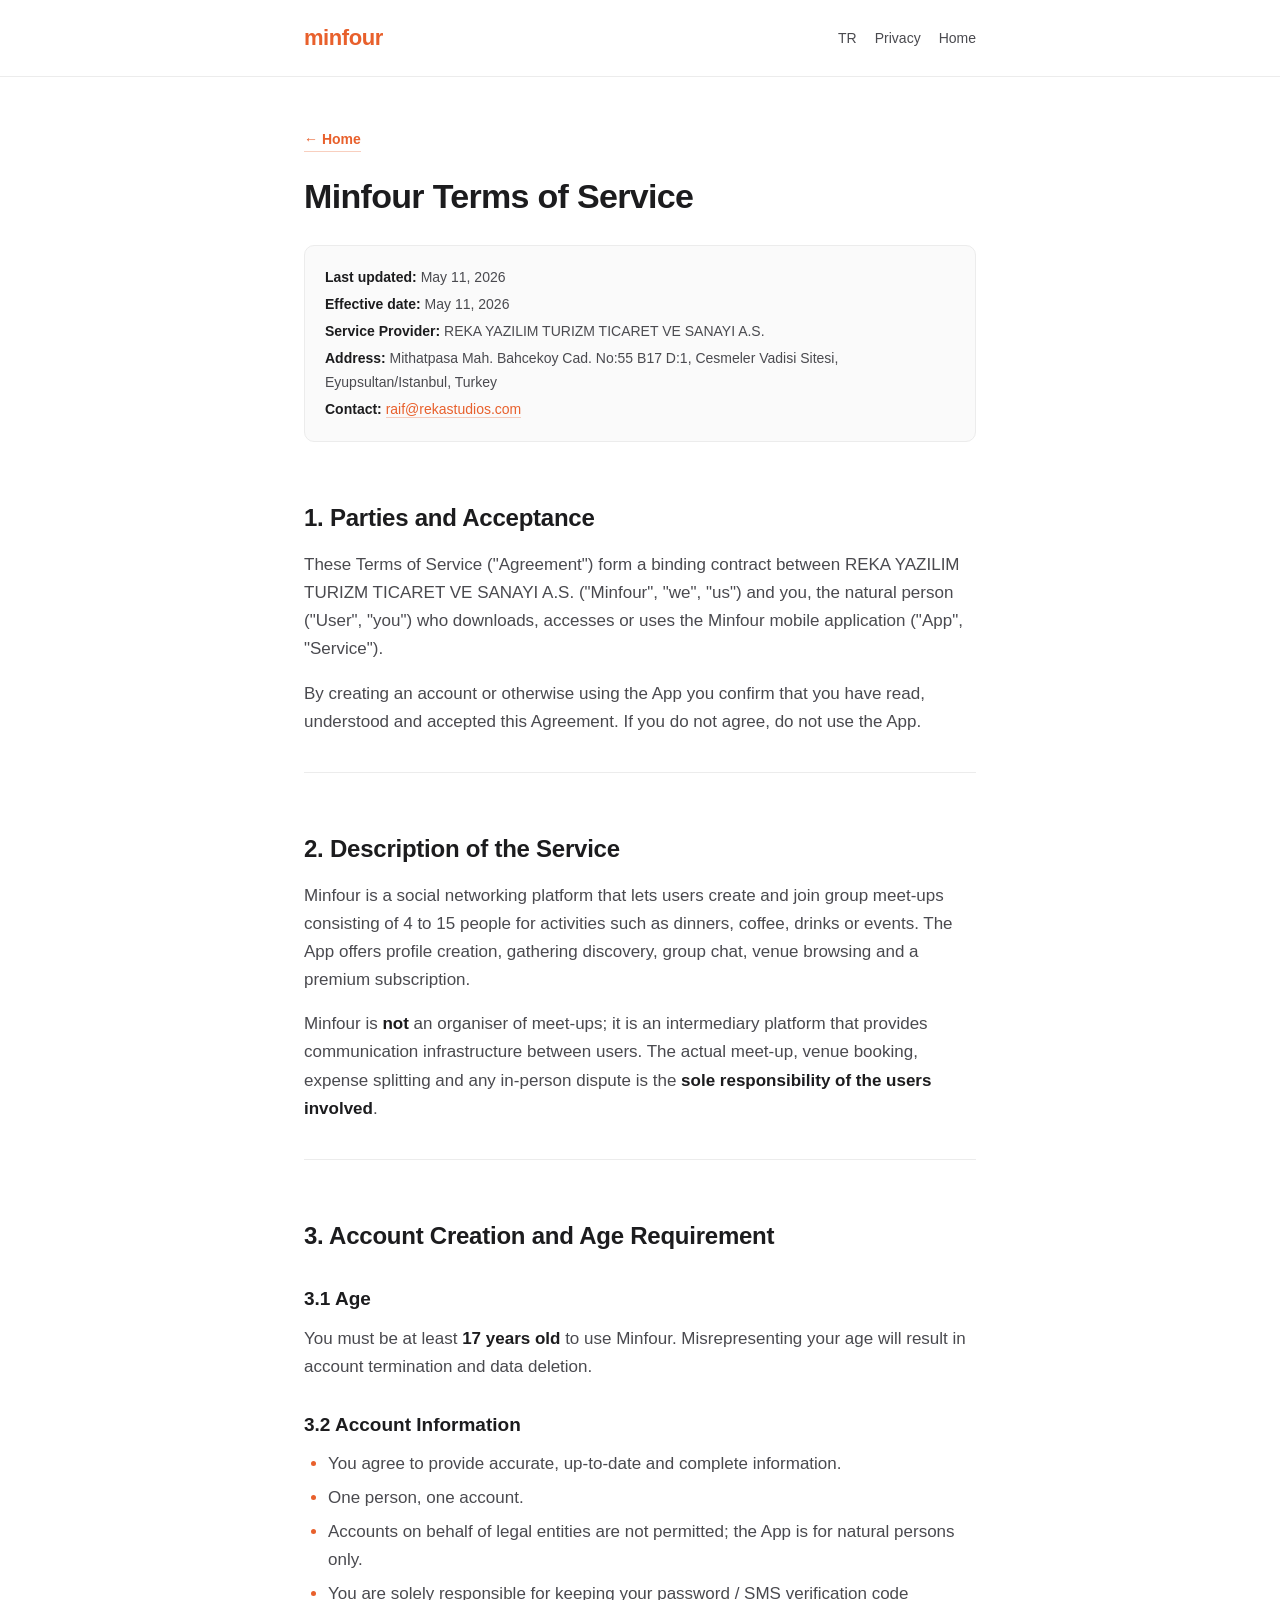
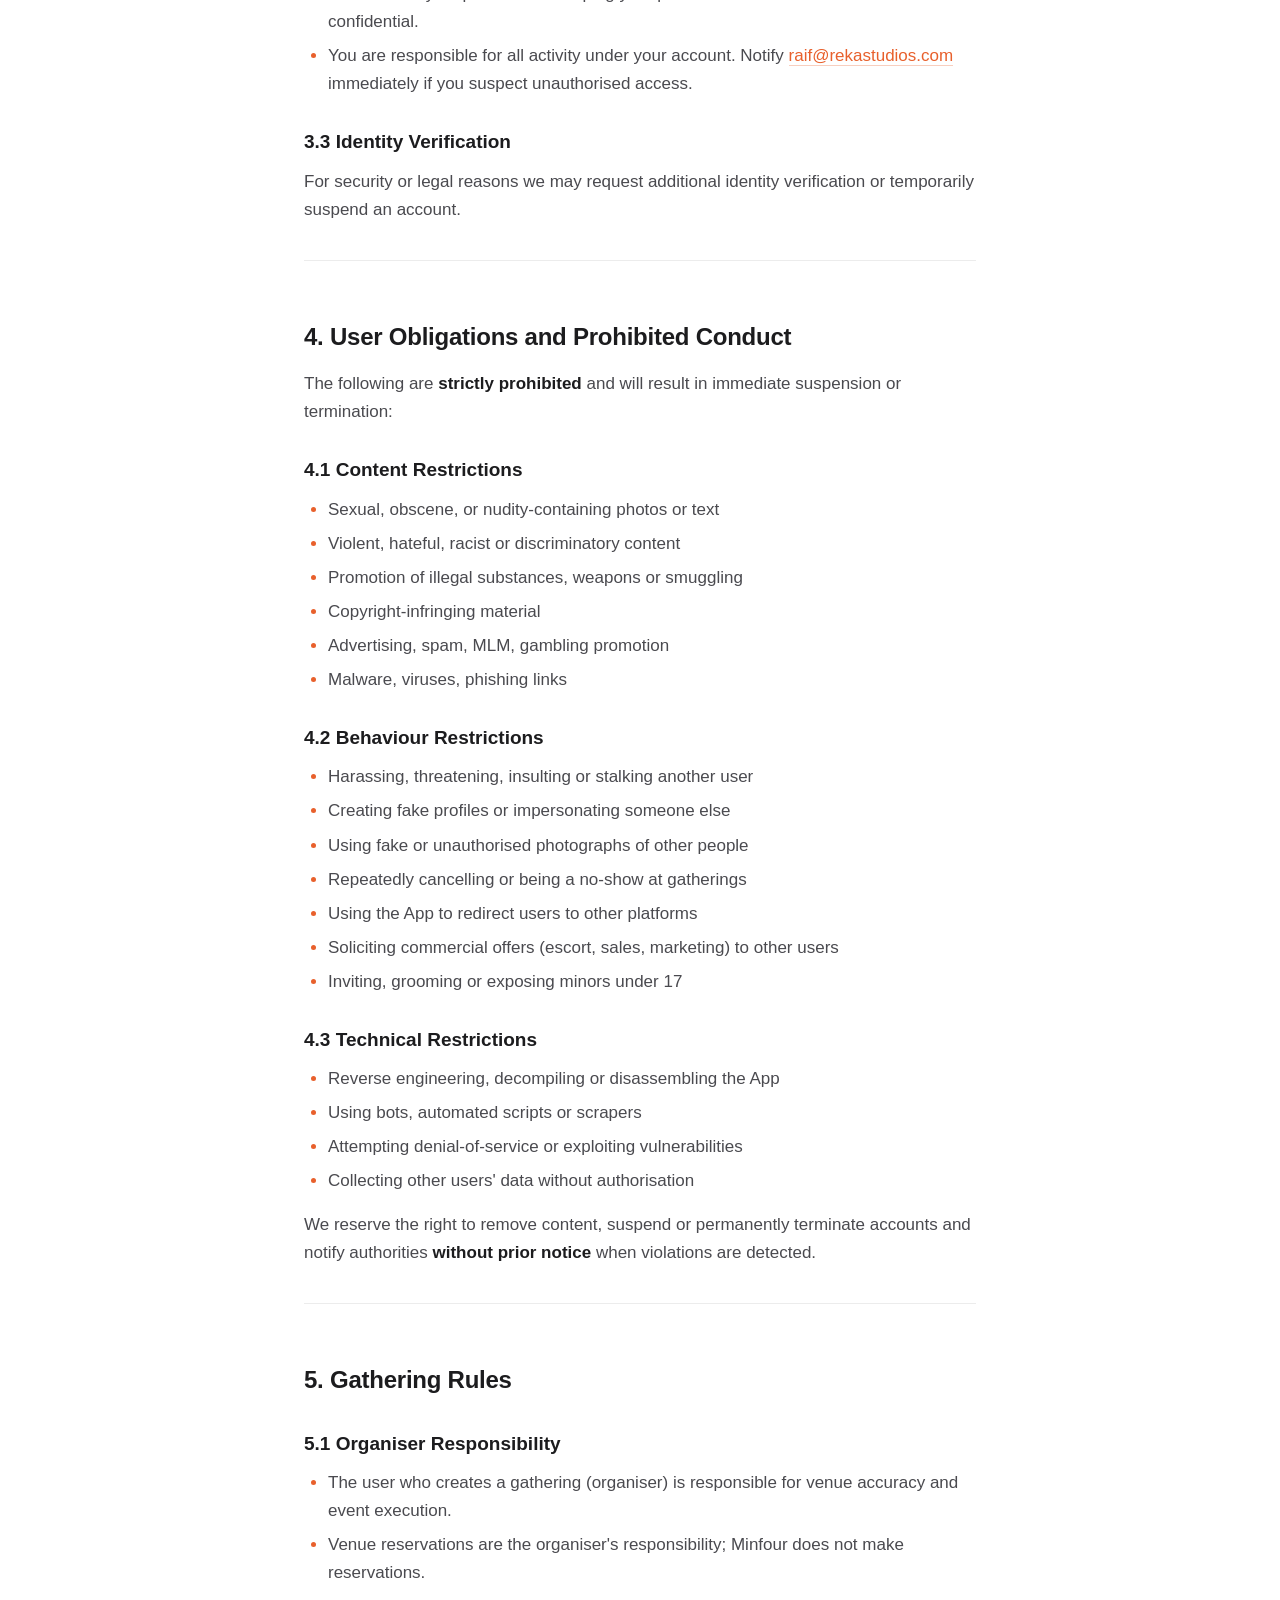
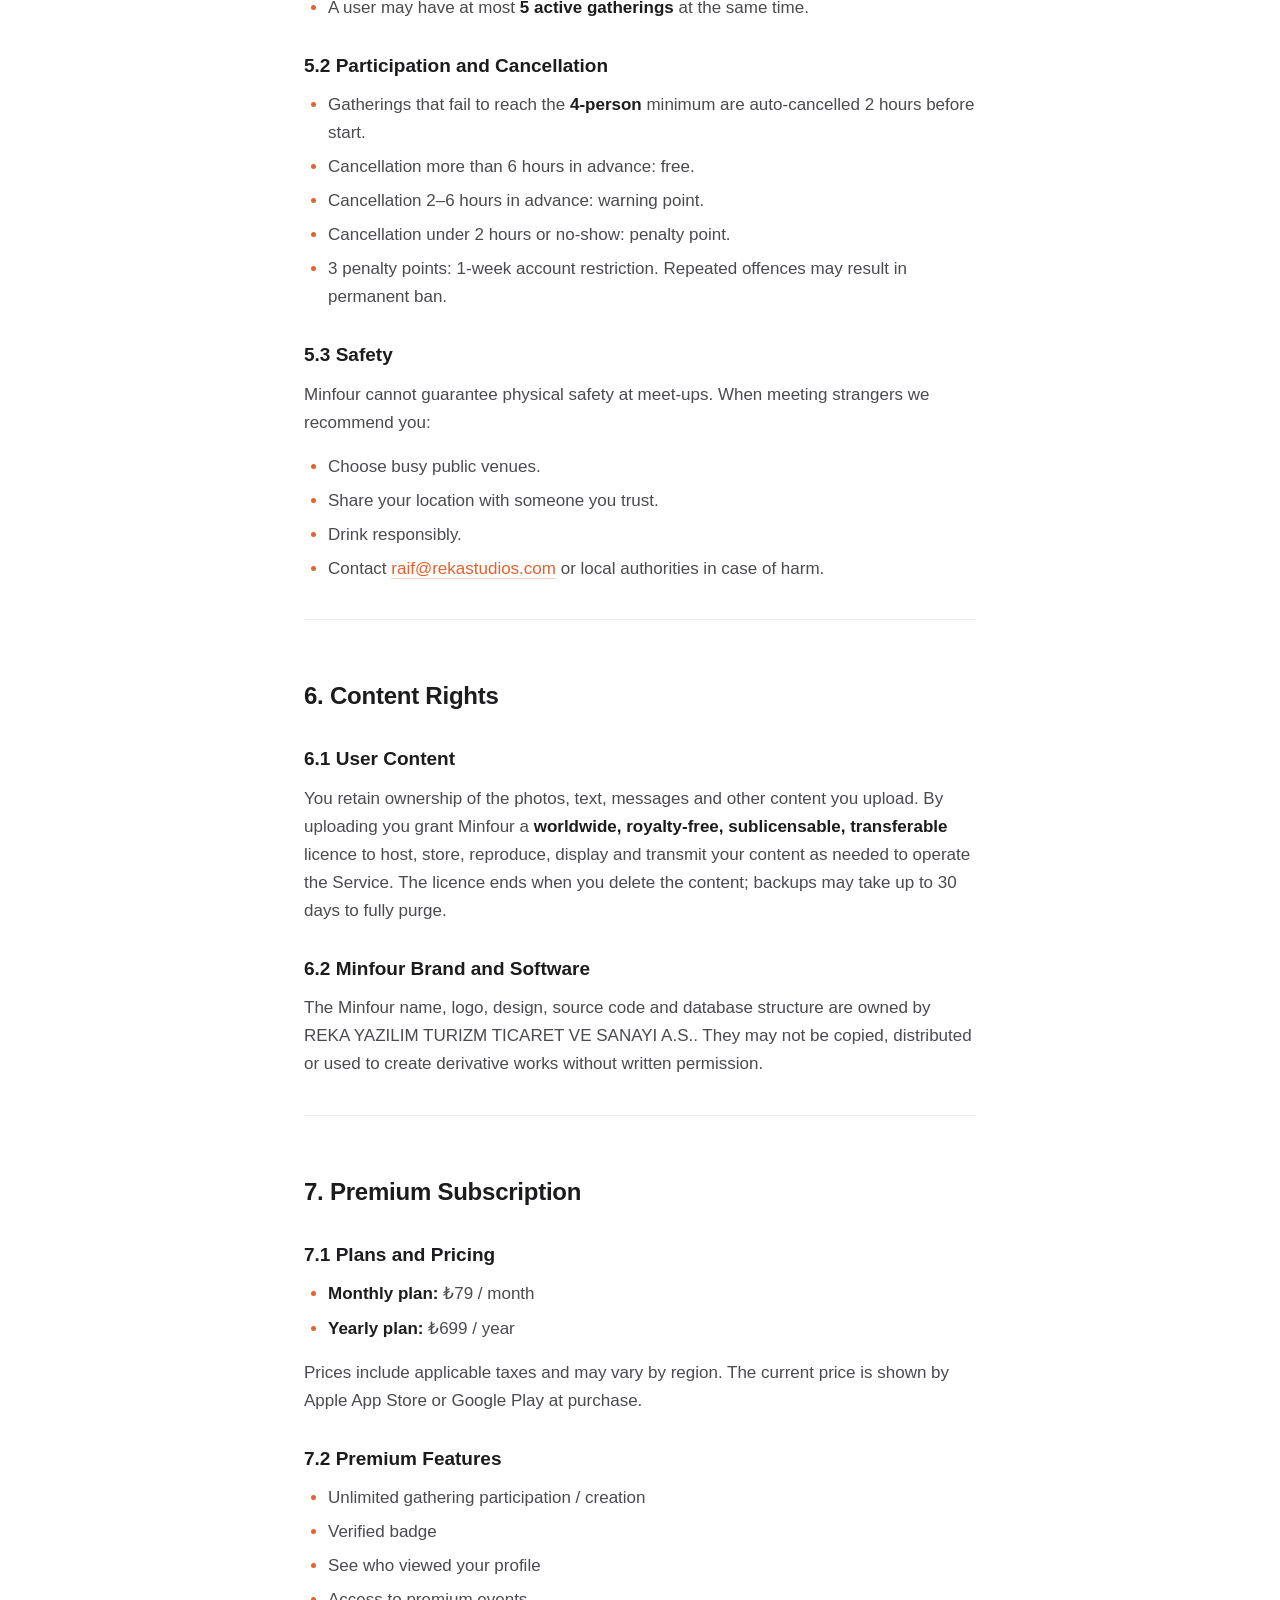
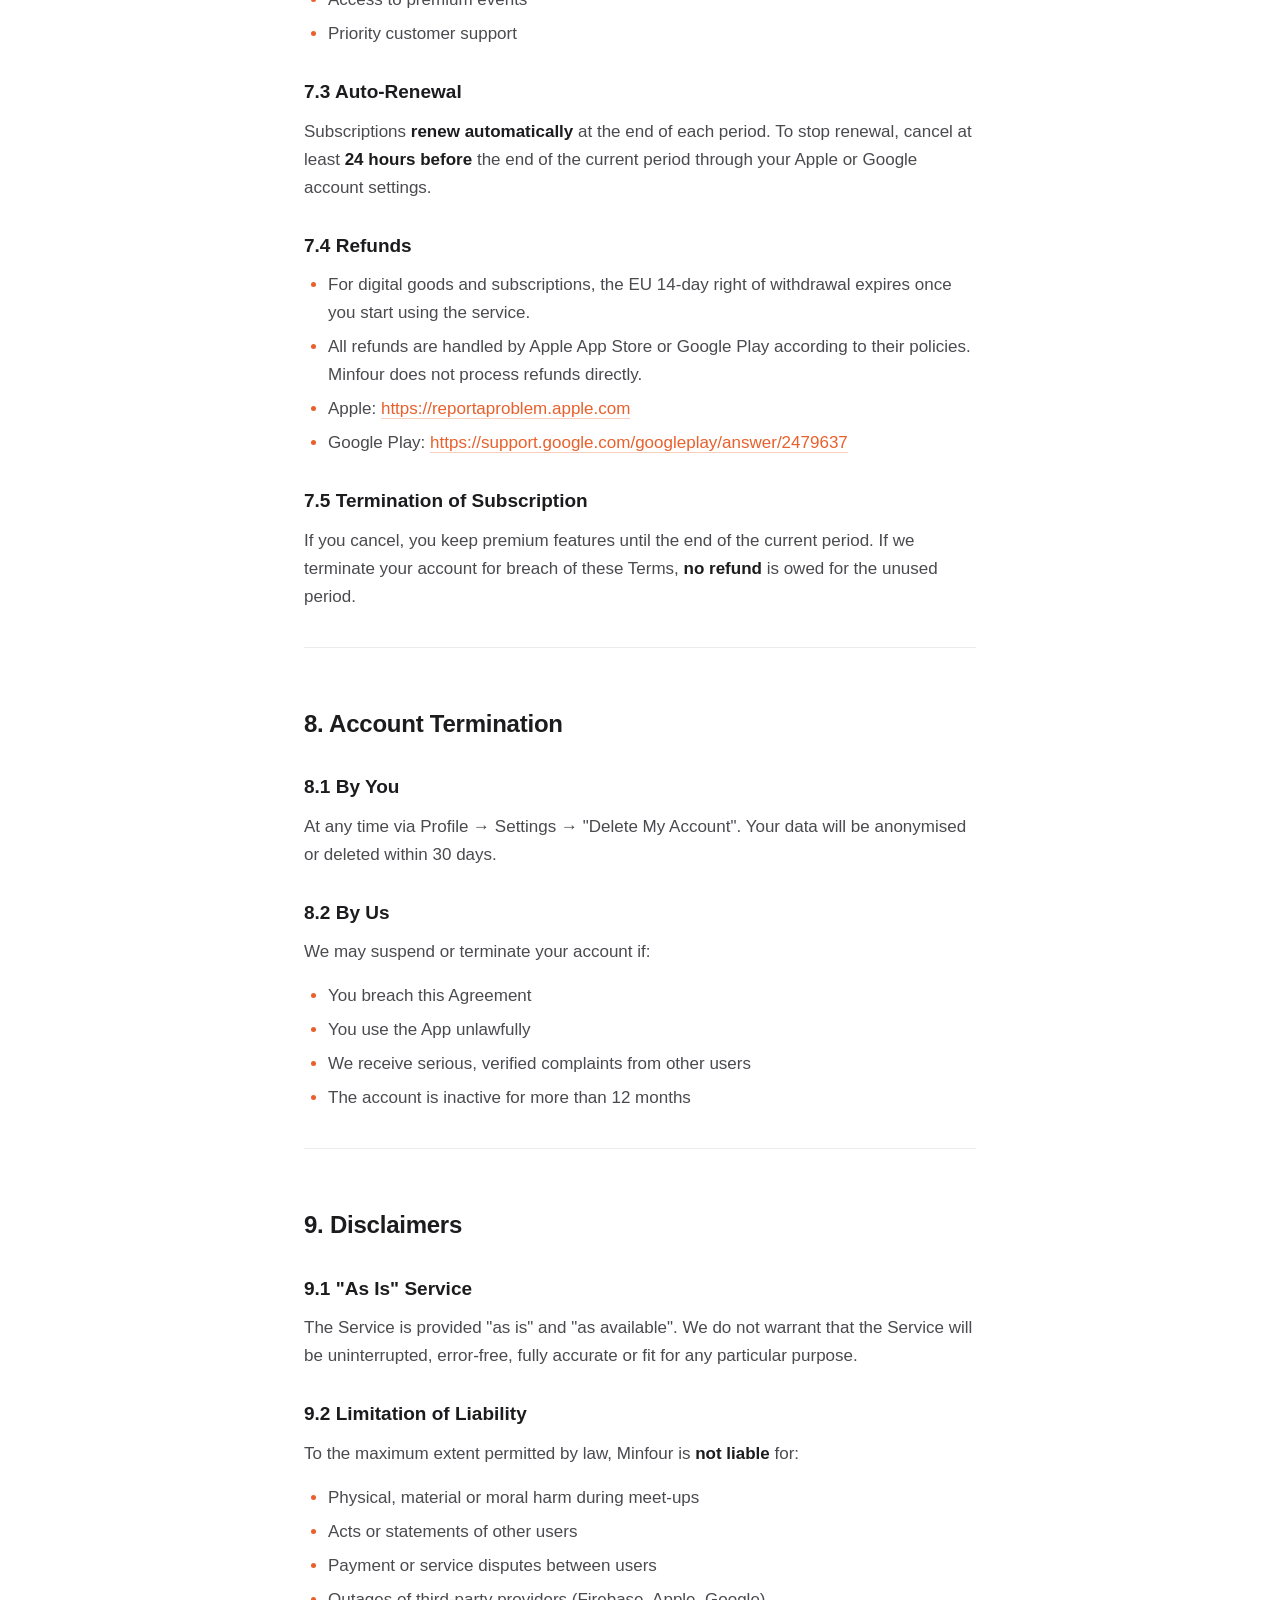
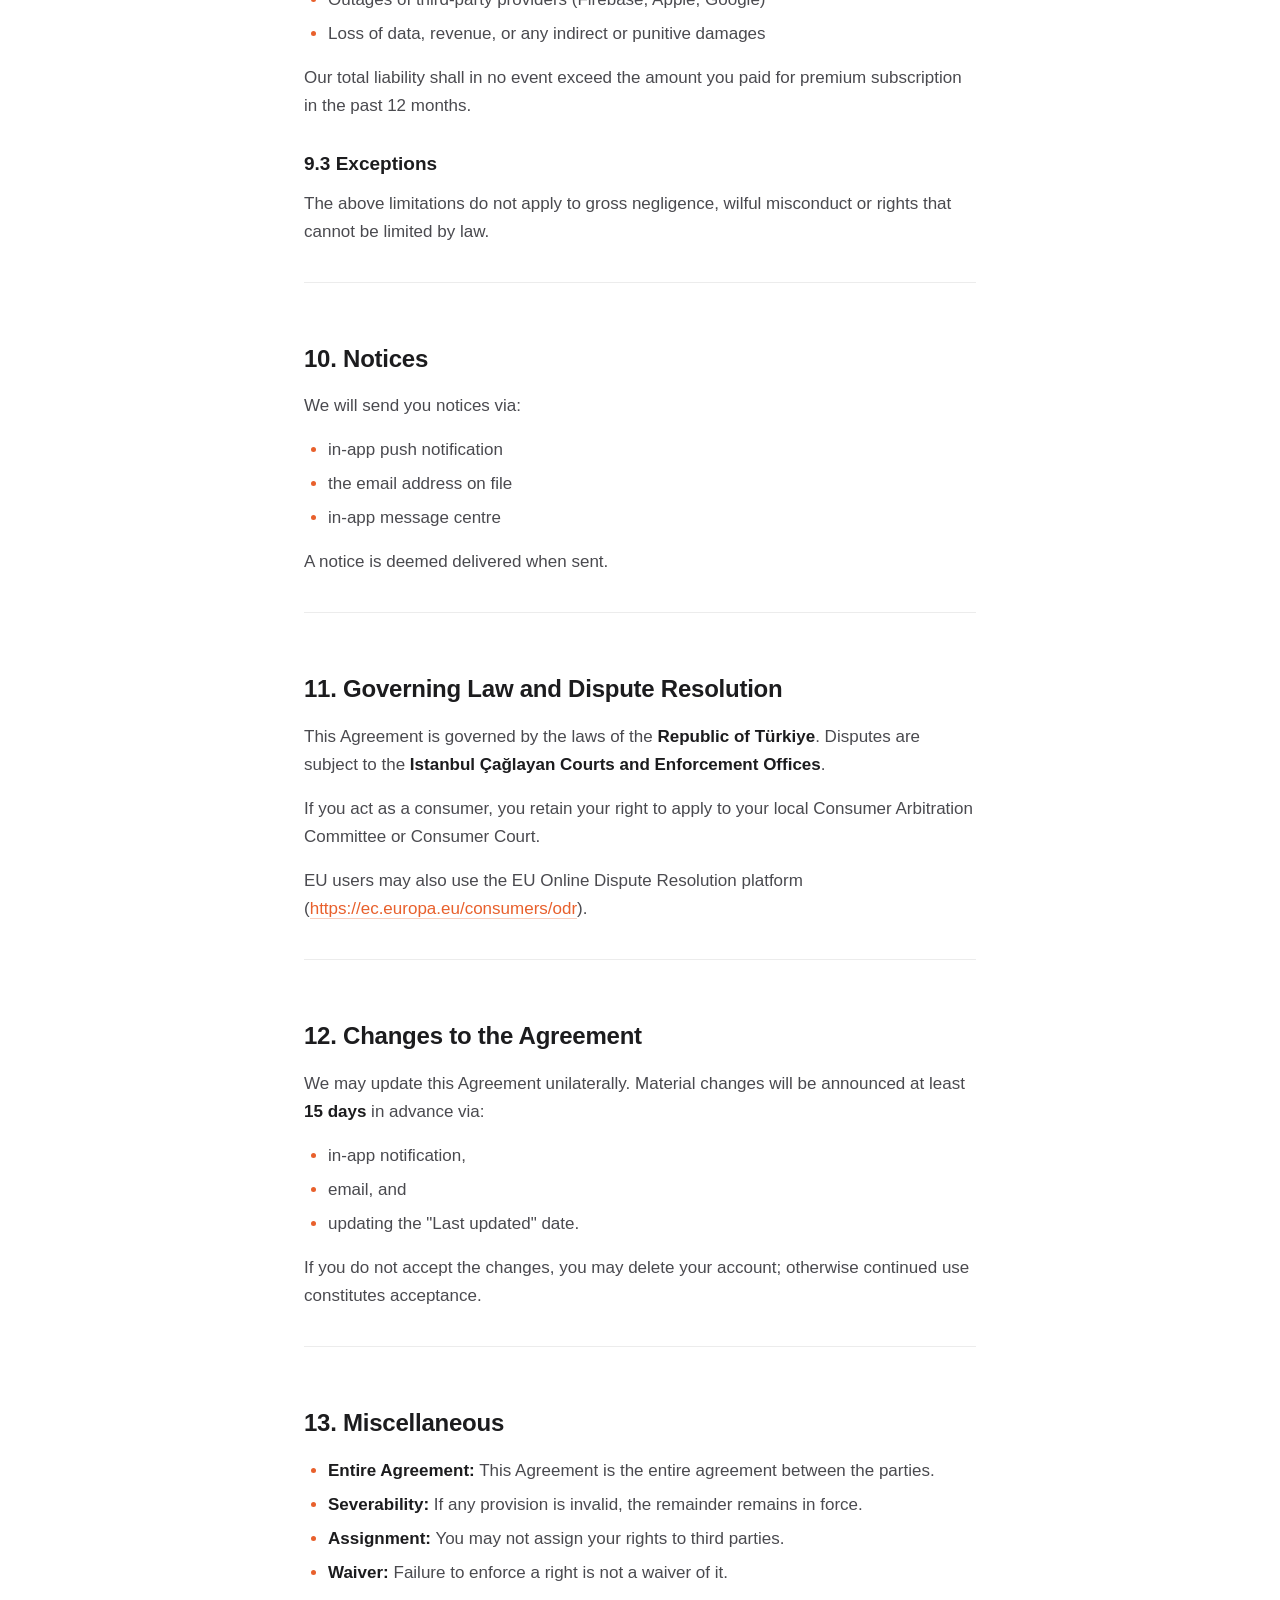
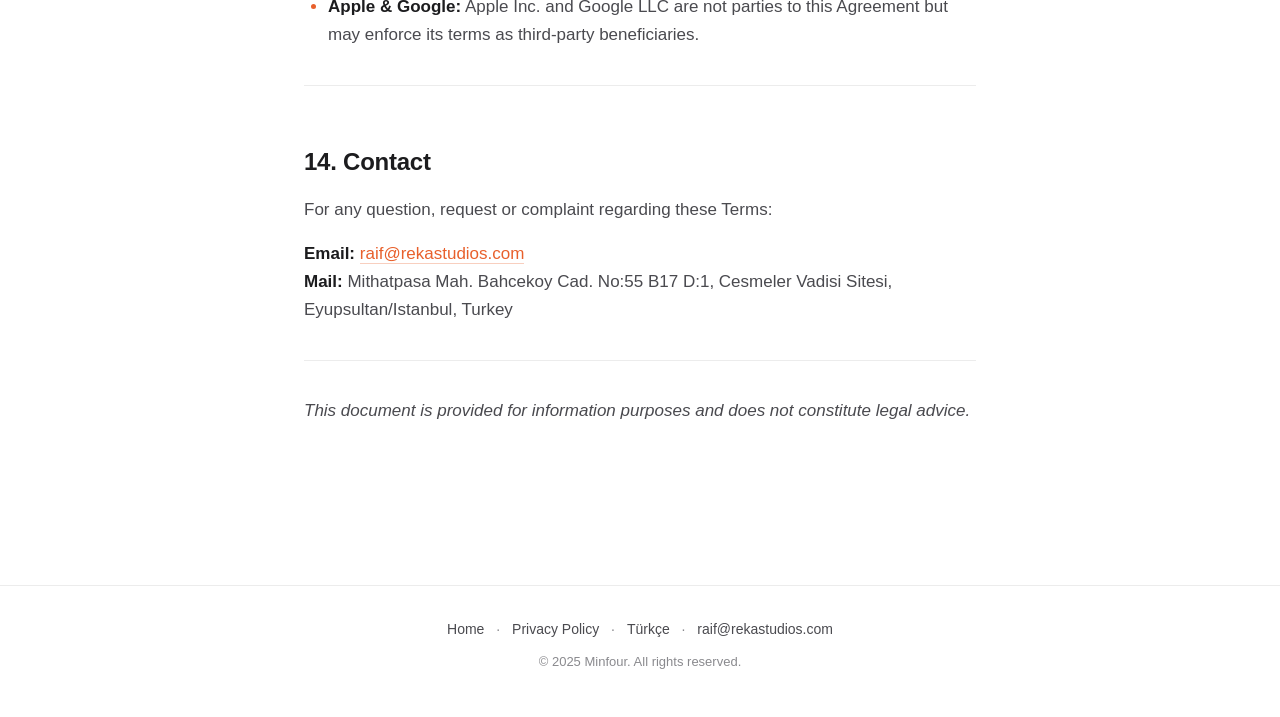
<file: terms-en.html>
<!DOCTYPE html>
<html lang="en">
<head>
  <meta charset="UTF-8" />
  <meta name="viewport" content="width=device-width, initial-scale=1.0" />
  <meta name="description" content="Minfour Terms of Service — Apple App Store & Google Play aligned." />
  <meta name="theme-color" content="#E8602C" />
  <title>Terms of Service — Minfour</title>
  <link rel="stylesheet" href="style.css" />
</head>
<body>

  <header class="site-header">
    <div class="site-header-inner">
      <a href="index.html" class="brand">minfour</a>
      <nav class="nav">
        <a href="terms.html">TR</a>
        <a href="privacy-en.html">Privacy</a>
        <a href="index.html">Home</a>
      </nav>
    </div>
  </header>

  <main class="container doc">

    <a href="index.html" class="back-link">← Home</a>

    <h1>Minfour Terms of Service</h1>

    <div class="doc-meta">
      <p><strong>Last updated:</strong> May 11, 2026</p>
      <p><strong>Effective date:</strong> May 11, 2026</p>
      <p><strong>Service Provider:</strong> REKA YAZILIM TURIZM TICARET VE SANAYI A.S.</p>
      <p><strong>Address:</strong> Mithatpasa Mah. Bahcekoy Cad. No:55 B17 D:1, Cesmeler Vadisi Sitesi, Eyupsultan/Istanbul, Turkey</p>
      <p><strong>Contact:</strong> <a href="mailto:raif@rekastudios.com">raif@rekastudios.com</a></p>
    </div>

    <h2>1. Parties and Acceptance</h2>
    <p>These Terms of Service ("Agreement") form a binding contract between REKA YAZILIM TURIZM TICARET VE SANAYI A.S. ("Minfour", "we", "us") and you, the natural person ("User", "you") who downloads, accesses or uses the Minfour mobile application ("App", "Service").</p>
    <p>By creating an account or otherwise using the App you confirm that you have read, understood and accepted this Agreement. If you do not agree, do not use the App.</p>

    <hr />

    <h2>2. Description of the Service</h2>
    <p>Minfour is a social networking platform that lets users create and join group meet-ups consisting of 4 to 15 people for activities such as dinners, coffee, drinks or events. The App offers profile creation, gathering discovery, group chat, venue browsing and a premium subscription.</p>
    <p>Minfour is <strong>not</strong> an organiser of meet-ups; it is an intermediary platform that provides communication infrastructure between users. The actual meet-up, venue booking, expense splitting and any in-person dispute is the <strong>sole responsibility of the users involved</strong>.</p>

    <hr />

    <h2>3. Account Creation and Age Requirement</h2>

    <h3>3.1 Age</h3>
    <p>You must be at least <strong>17 years old</strong> to use Minfour. Misrepresenting your age will result in account termination and data deletion.</p>

    <h3>3.2 Account Information</h3>
    <ul>
      <li>You agree to provide accurate, up-to-date and complete information.</li>
      <li>One person, one account.</li>
      <li>Accounts on behalf of legal entities are not permitted; the App is for natural persons only.</li>
      <li>You are solely responsible for keeping your password / SMS verification code confidential.</li>
      <li>You are responsible for all activity under your account. Notify <a href="mailto:raif@rekastudios.com">raif@rekastudios.com</a> immediately if you suspect unauthorised access.</li>
    </ul>

    <h3>3.3 Identity Verification</h3>
    <p>For security or legal reasons we may request additional identity verification or temporarily suspend an account.</p>

    <hr />

    <h2>4. User Obligations and Prohibited Conduct</h2>
    <p>The following are <strong>strictly prohibited</strong> and will result in immediate suspension or termination:</p>

    <h3>4.1 Content Restrictions</h3>
    <ul>
      <li>Sexual, obscene, or nudity-containing photos or text</li>
      <li>Violent, hateful, racist or discriminatory content</li>
      <li>Promotion of illegal substances, weapons or smuggling</li>
      <li>Copyright-infringing material</li>
      <li>Advertising, spam, MLM, gambling promotion</li>
      <li>Malware, viruses, phishing links</li>
    </ul>

    <h3>4.2 Behaviour Restrictions</h3>
    <ul>
      <li>Harassing, threatening, insulting or stalking another user</li>
      <li>Creating fake profiles or impersonating someone else</li>
      <li>Using fake or unauthorised photographs of other people</li>
      <li>Repeatedly cancelling or being a no-show at gatherings</li>
      <li>Using the App to redirect users to other platforms</li>
      <li>Soliciting commercial offers (escort, sales, marketing) to other users</li>
      <li>Inviting, grooming or exposing minors under 17</li>
    </ul>

    <h3>4.3 Technical Restrictions</h3>
    <ul>
      <li>Reverse engineering, decompiling or disassembling the App</li>
      <li>Using bots, automated scripts or scrapers</li>
      <li>Attempting denial-of-service or exploiting vulnerabilities</li>
      <li>Collecting other users' data without authorisation</li>
    </ul>

    <p>We reserve the right to remove content, suspend or permanently terminate accounts and notify authorities <strong>without prior notice</strong> when violations are detected.</p>

    <hr />

    <h2>5. Gathering Rules</h2>

    <h3>5.1 Organiser Responsibility</h3>
    <ul>
      <li>The user who creates a gathering (organiser) is responsible for venue accuracy and event execution.</li>
      <li>Venue reservations are the organiser's responsibility; Minfour does not make reservations.</li>
      <li>A user may have at most <strong>5 active gatherings</strong> at the same time.</li>
    </ul>

    <h3>5.2 Participation and Cancellation</h3>
    <ul>
      <li>Gatherings that fail to reach the <strong>4-person</strong> minimum are auto-cancelled 2 hours before start.</li>
      <li>Cancellation more than 6 hours in advance: free.</li>
      <li>Cancellation 2–6 hours in advance: warning point.</li>
      <li>Cancellation under 2 hours or no-show: penalty point.</li>
      <li>3 penalty points: 1-week account restriction. Repeated offences may result in permanent ban.</li>
    </ul>

    <h3>5.3 Safety</h3>
    <p>Minfour cannot guarantee physical safety at meet-ups. When meeting strangers we recommend you:</p>
    <ul>
      <li>Choose busy public venues.</li>
      <li>Share your location with someone you trust.</li>
      <li>Drink responsibly.</li>
      <li>Contact <a href="mailto:raif@rekastudios.com">raif@rekastudios.com</a> or local authorities in case of harm.</li>
    </ul>

    <hr />

    <h2>6. Content Rights</h2>

    <h3>6.1 User Content</h3>
    <p>You retain ownership of the photos, text, messages and other content you upload. By uploading you grant Minfour a <strong>worldwide, royalty-free, sublicensable, transferable</strong> licence to host, store, reproduce, display and transmit your content as needed to operate the Service. The licence ends when you delete the content; backups may take up to 30 days to fully purge.</p>

    <h3>6.2 Minfour Brand and Software</h3>
    <p>The Minfour name, logo, design, source code and database structure are owned by REKA YAZILIM TURIZM TICARET VE SANAYI A.S.. They may not be copied, distributed or used to create derivative works without written permission.</p>

    <hr />

    <h2>7. Premium Subscription</h2>

    <h3>7.1 Plans and Pricing</h3>
    <ul>
      <li><strong>Monthly plan:</strong> ₺79 / month</li>
      <li><strong>Yearly plan:</strong> ₺699 / year</li>
    </ul>
    <p>Prices include applicable taxes and may vary by region. The current price is shown by Apple App Store or Google Play at purchase.</p>

    <h3>7.2 Premium Features</h3>
    <ul>
      <li>Unlimited gathering participation / creation</li>
      <li>Verified badge</li>
      <li>See who viewed your profile</li>
      <li>Access to premium events</li>
      <li>Priority customer support</li>
    </ul>

    <h3>7.3 Auto-Renewal</h3>
    <p>Subscriptions <strong>renew automatically</strong> at the end of each period. To stop renewal, cancel at least <strong>24 hours before</strong> the end of the current period through your Apple or Google account settings.</p>

    <h3>7.4 Refunds</h3>
    <ul>
      <li>For digital goods and subscriptions, the EU 14-day right of withdrawal expires once you start using the service.</li>
      <li>All refunds are handled by Apple App Store or Google Play according to their policies. Minfour does not process refunds directly.</li>
      <li>Apple: <a href="https://reportaproblem.apple.com" target="_blank" rel="noopener">https://reportaproblem.apple.com</a></li>
      <li>Google Play: <a href="https://support.google.com/googleplay/answer/2479637" target="_blank" rel="noopener">https://support.google.com/googleplay/answer/2479637</a></li>
    </ul>

    <h3>7.5 Termination of Subscription</h3>
    <p>If you cancel, you keep premium features until the end of the current period. If we terminate your account for breach of these Terms, <strong>no refund</strong> is owed for the unused period.</p>

    <hr />

    <h2>8. Account Termination</h2>

    <h3>8.1 By You</h3>
    <p>At any time via Profile → Settings → "Delete My Account". Your data will be anonymised or deleted within 30 days.</p>

    <h3>8.2 By Us</h3>
    <p>We may suspend or terminate your account if:</p>
    <ul>
      <li>You breach this Agreement</li>
      <li>You use the App unlawfully</li>
      <li>We receive serious, verified complaints from other users</li>
      <li>The account is inactive for more than 12 months</li>
    </ul>

    <hr />

    <h2>9. Disclaimers</h2>

    <h3>9.1 "As Is" Service</h3>
    <p>The Service is provided "as is" and "as available". We do not warrant that the Service will be uninterrupted, error-free, fully accurate or fit for any particular purpose.</p>

    <h3>9.2 Limitation of Liability</h3>
    <p>To the maximum extent permitted by law, Minfour is <strong>not liable</strong> for:</p>
    <ul>
      <li>Physical, material or moral harm during meet-ups</li>
      <li>Acts or statements of other users</li>
      <li>Payment or service disputes between users</li>
      <li>Outages of third-party providers (Firebase, Apple, Google)</li>
      <li>Loss of data, revenue, or any indirect or punitive damages</li>
    </ul>
    <p>Our total liability shall in no event exceed the amount you paid for premium subscription in the past 12 months.</p>

    <h3>9.3 Exceptions</h3>
    <p>The above limitations do not apply to gross negligence, wilful misconduct or rights that cannot be limited by law.</p>

    <hr />

    <h2>10. Notices</h2>
    <p>We will send you notices via:</p>
    <ul>
      <li>in-app push notification</li>
      <li>the email address on file</li>
      <li>in-app message centre</li>
    </ul>
    <p>A notice is deemed delivered when sent.</p>

    <hr />

    <h2>11. Governing Law and Dispute Resolution</h2>
    <p>This Agreement is governed by the laws of the <strong>Republic of Türkiye</strong>. Disputes are subject to the <strong>Istanbul Çağlayan Courts and Enforcement Offices</strong>.</p>
    <p>If you act as a consumer, you retain your right to apply to your local Consumer Arbitration Committee or Consumer Court.</p>
    <p>EU users may also use the EU Online Dispute Resolution platform (<a href="https://ec.europa.eu/consumers/odr" target="_blank" rel="noopener">https://ec.europa.eu/consumers/odr</a>).</p>

    <hr />

    <h2>12. Changes to the Agreement</h2>
    <p>We may update this Agreement unilaterally. Material changes will be announced at least <strong>15 days</strong> in advance via:</p>
    <ul>
      <li>in-app notification,</li>
      <li>email, and</li>
      <li>updating the "Last updated" date.</li>
    </ul>
    <p>If you do not accept the changes, you may delete your account; otherwise continued use constitutes acceptance.</p>

    <hr />

    <h2>13. Miscellaneous</h2>
    <ul>
      <li><strong>Entire Agreement:</strong> This Agreement is the entire agreement between the parties.</li>
      <li><strong>Severability:</strong> If any provision is invalid, the remainder remains in force.</li>
      <li><strong>Assignment:</strong> You may not assign your rights to third parties.</li>
      <li><strong>Waiver:</strong> Failure to enforce a right is not a waiver of it.</li>
      <li><strong>Apple &amp; Google:</strong> Apple Inc. and Google LLC are not parties to this Agreement but may enforce its terms as third-party beneficiaries.</li>
    </ul>

    <hr />

    <h2>14. Contact</h2>
    <p>For any question, request or complaint regarding these Terms:</p>
    <p>
      <strong>Email:</strong> <a href="mailto:raif@rekastudios.com">raif@rekastudios.com</a><br />
      <strong>Mail:</strong> Mithatpasa Mah. Bahcekoy Cad. No:55 B17 D:1, Cesmeler Vadisi Sitesi, Eyupsultan/Istanbul, Turkey
    </p>

    <hr />

    <p><em>This document is provided for information purposes and does not constitute legal advice.</em></p>

  </main>

  <footer class="site-footer">
    <div>
      <a href="index.html">Home</a> ·
      <a href="privacy-en.html">Privacy Policy</a> ·
      <a href="terms.html">Türkçe</a> ·
      <a href="mailto:raif@rekastudios.com">raif@rekastudios.com</a>
    </div>
    <p class="copy">© 2025 Minfour. All rights reserved.</p>
  </footer>

</body>
</html>
</file>
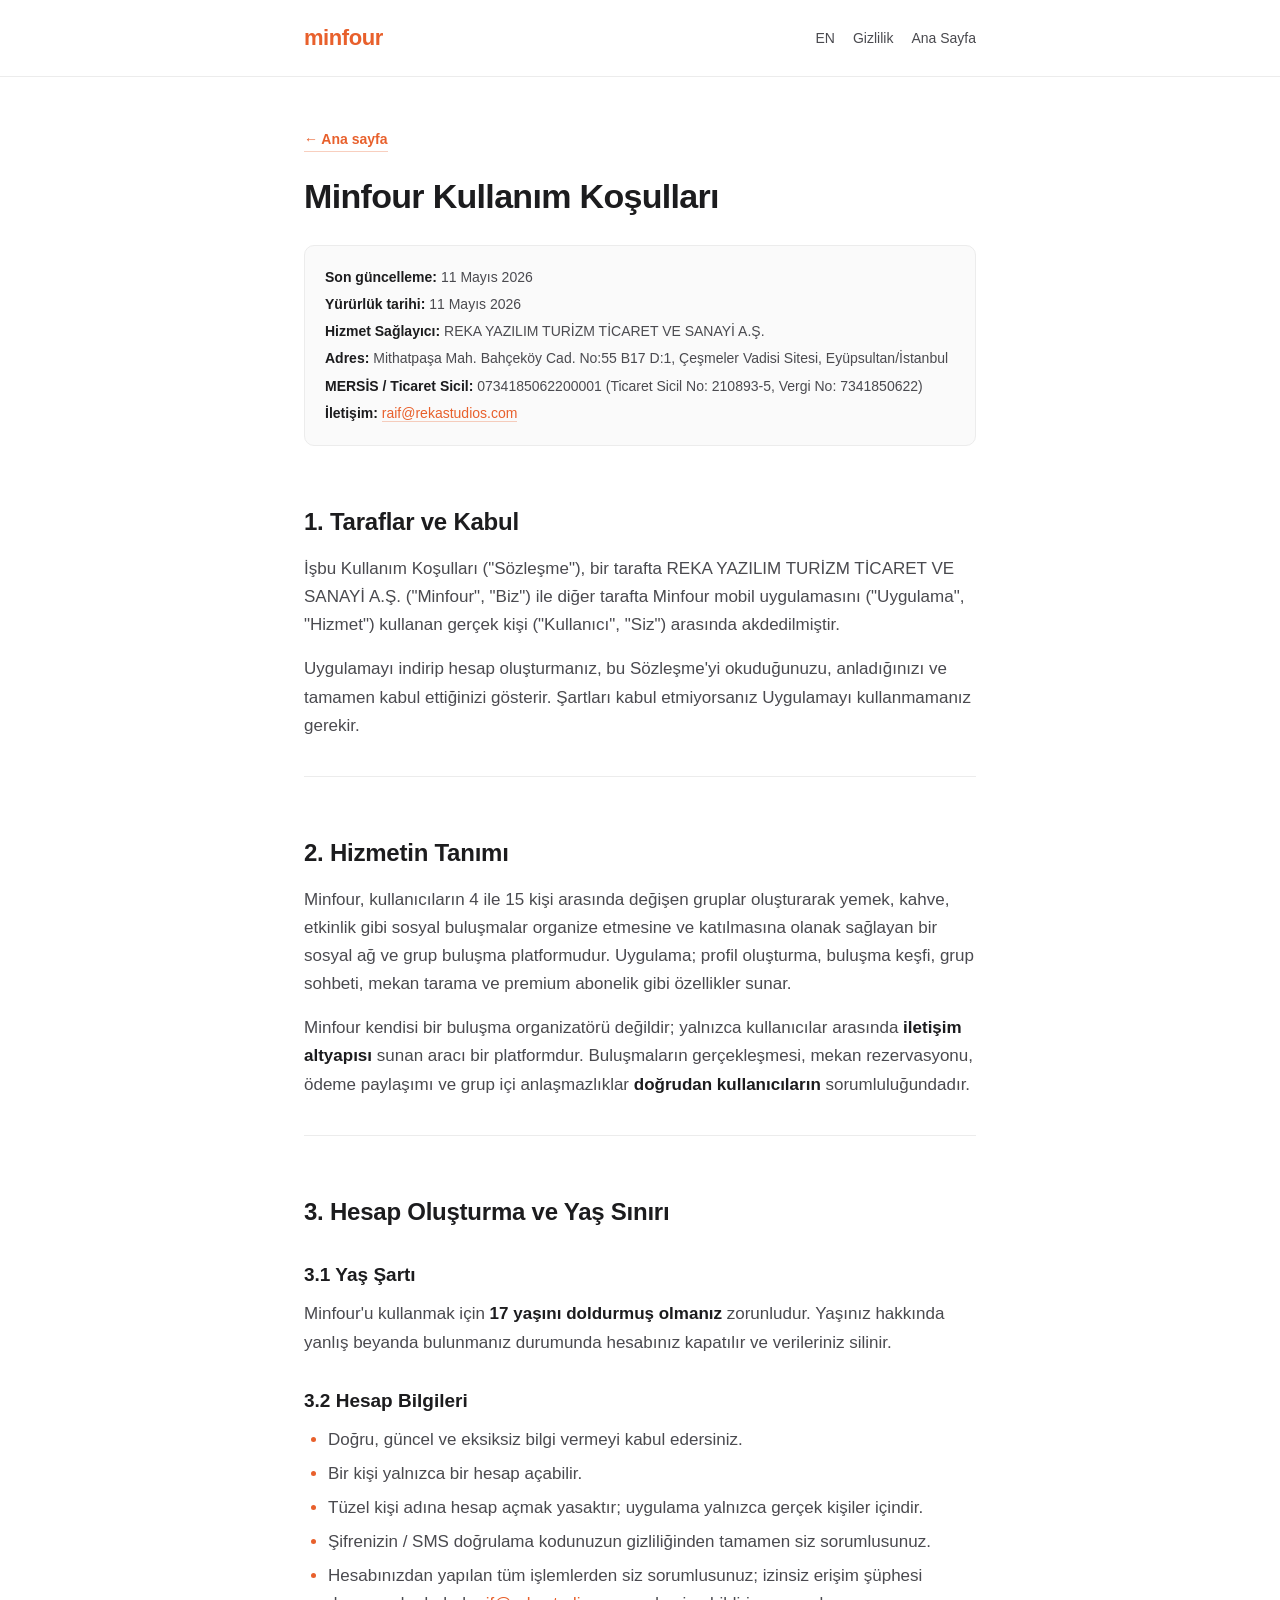
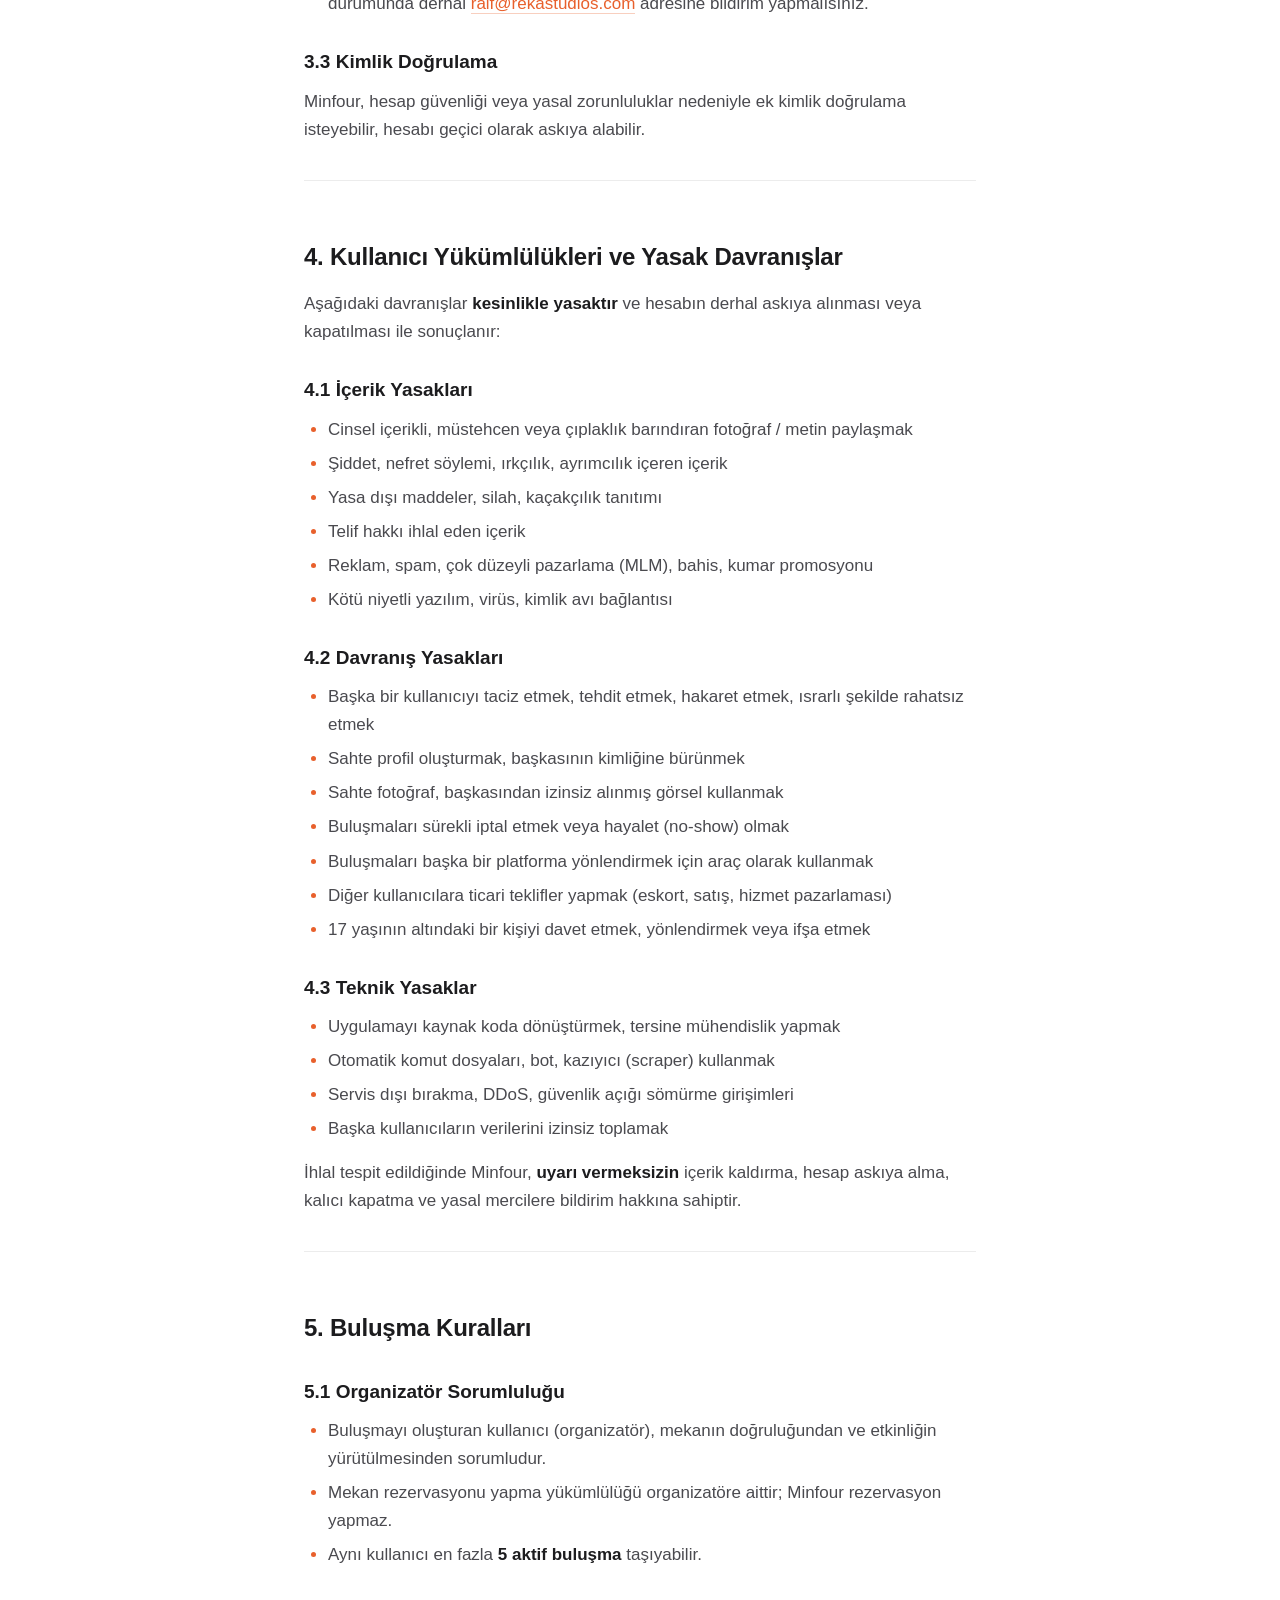
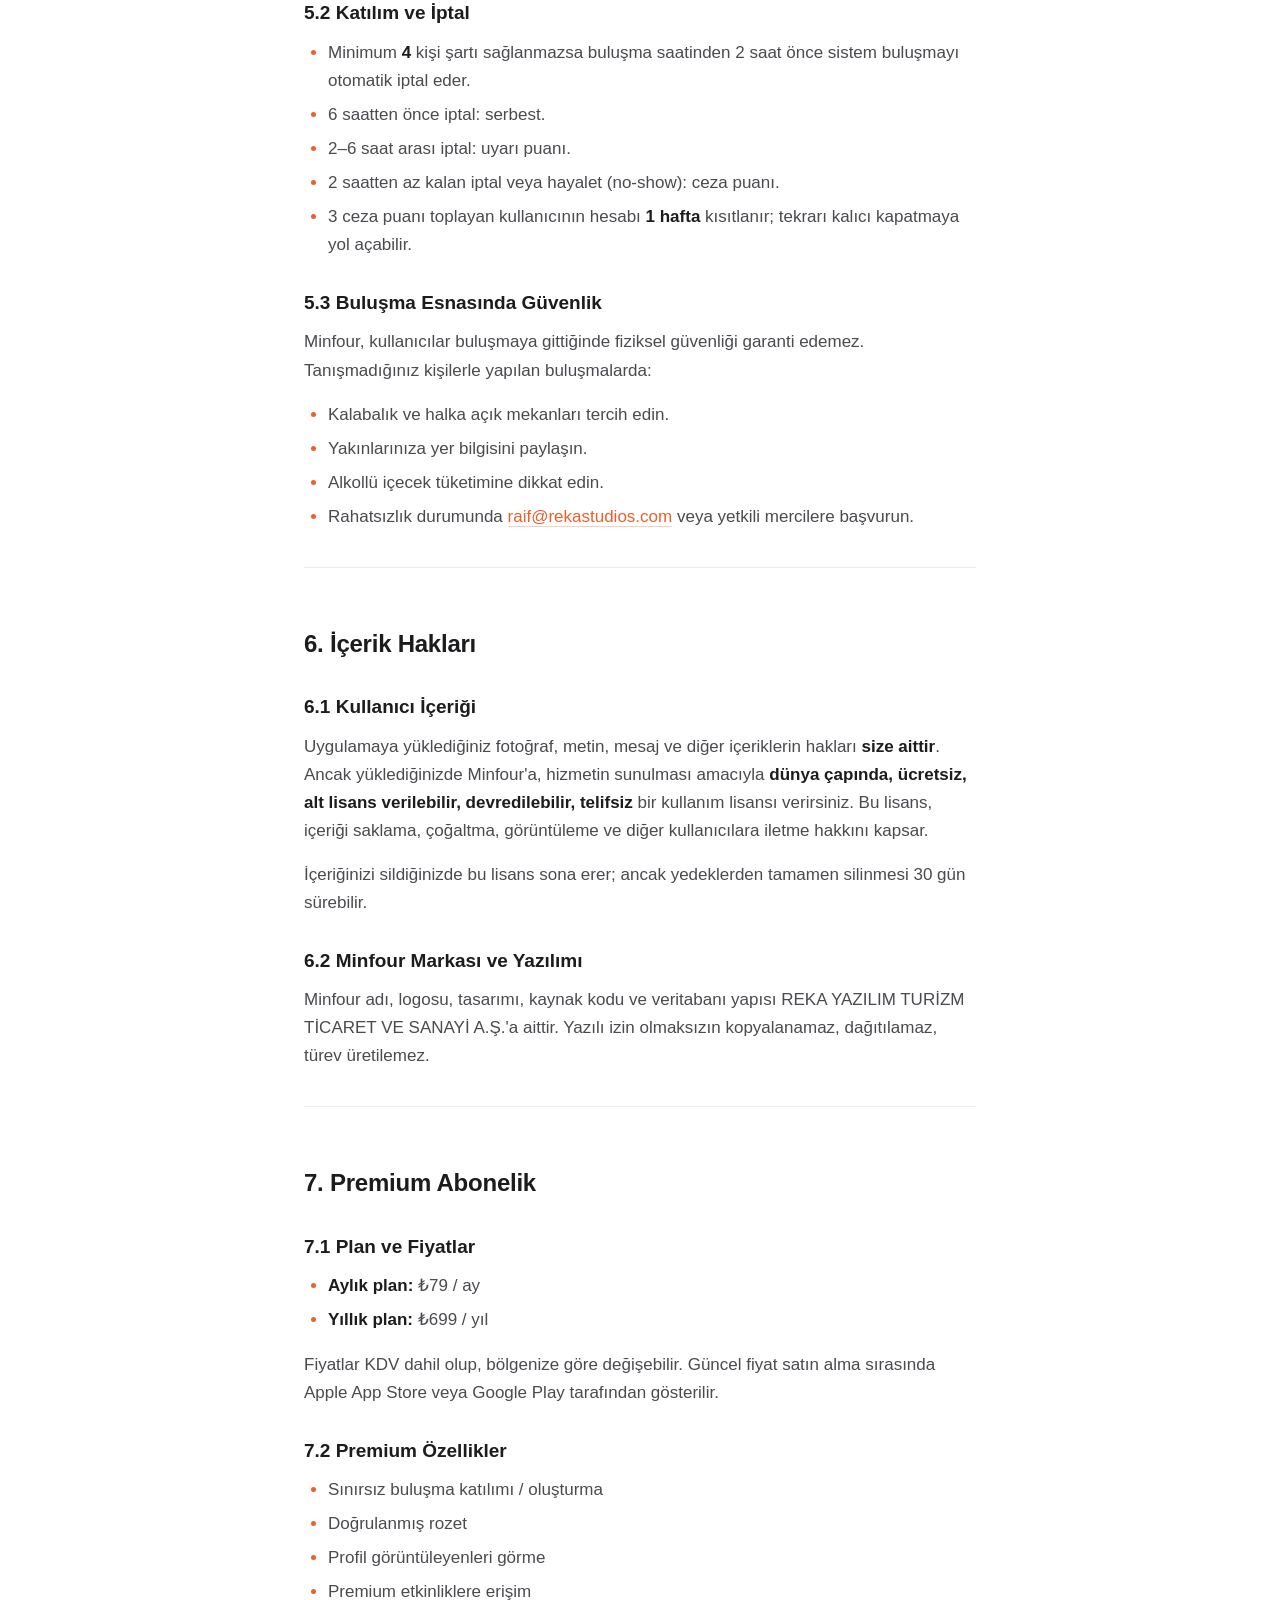
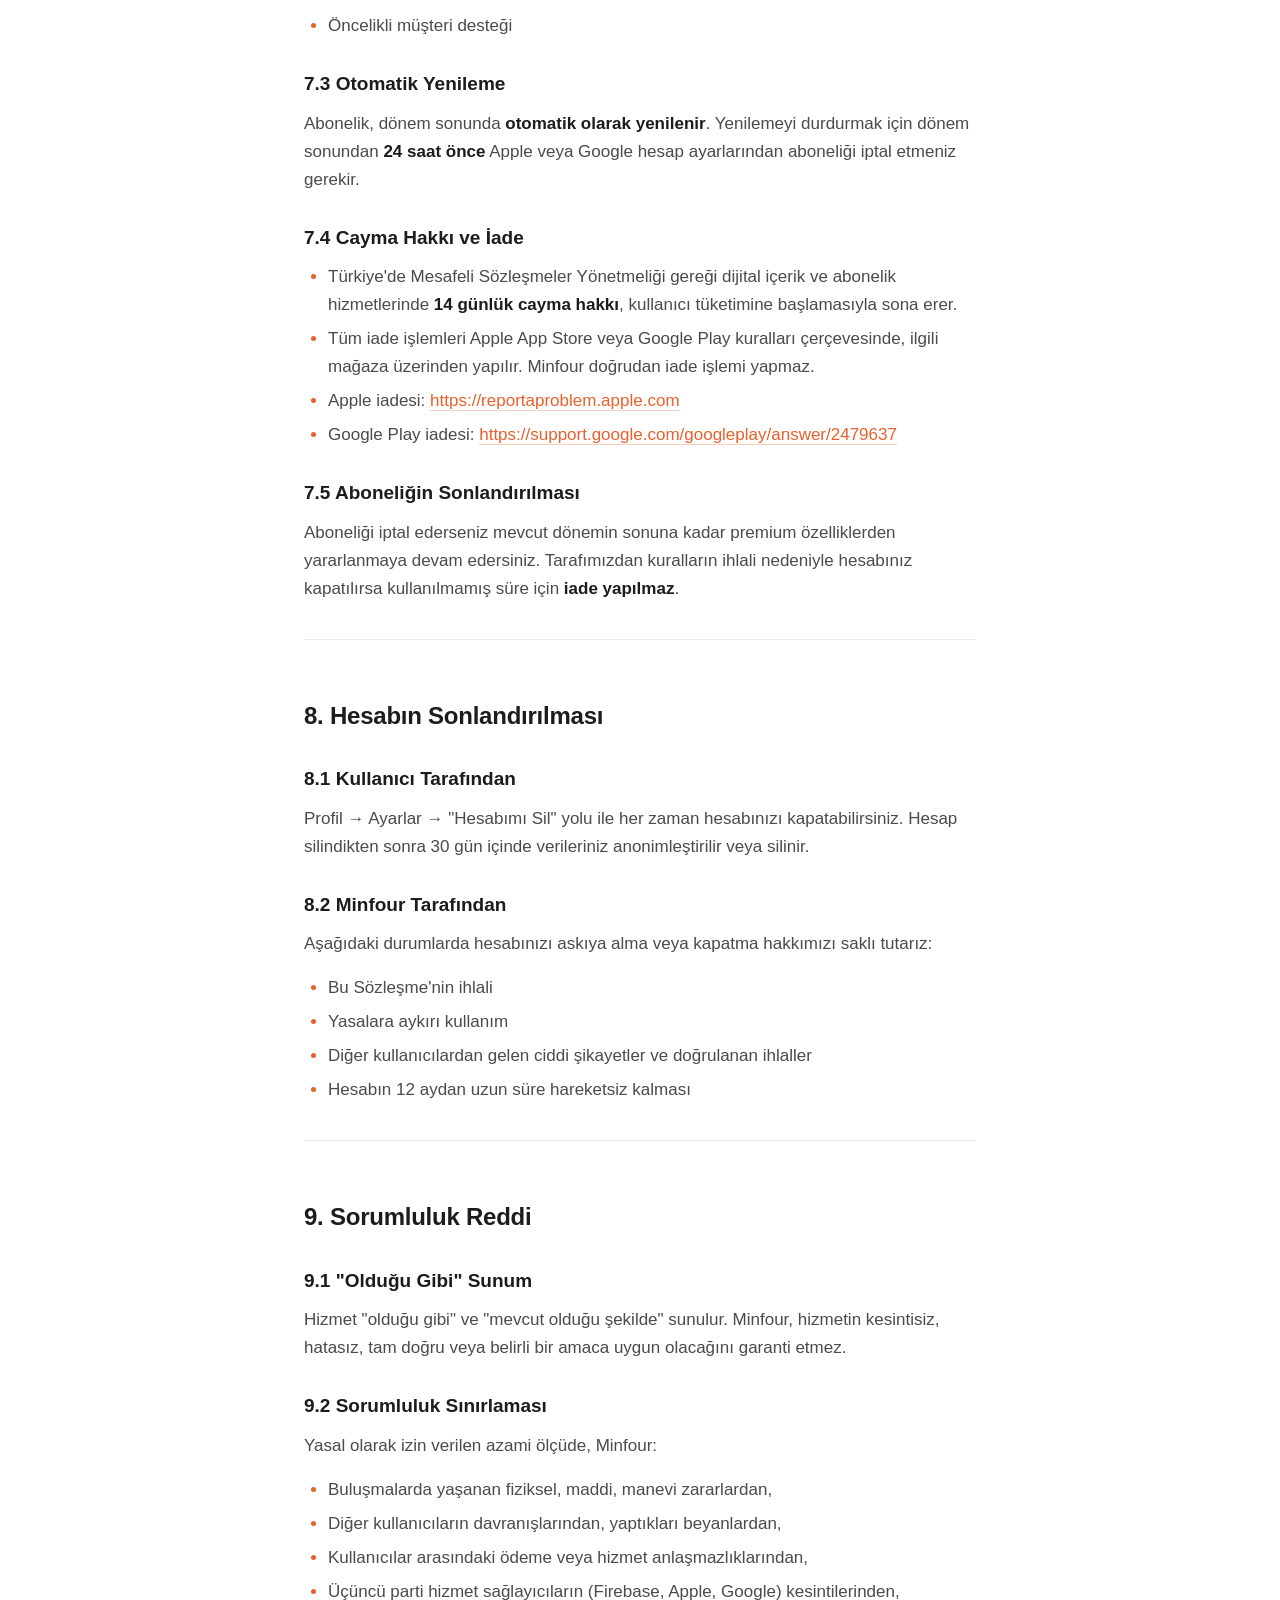
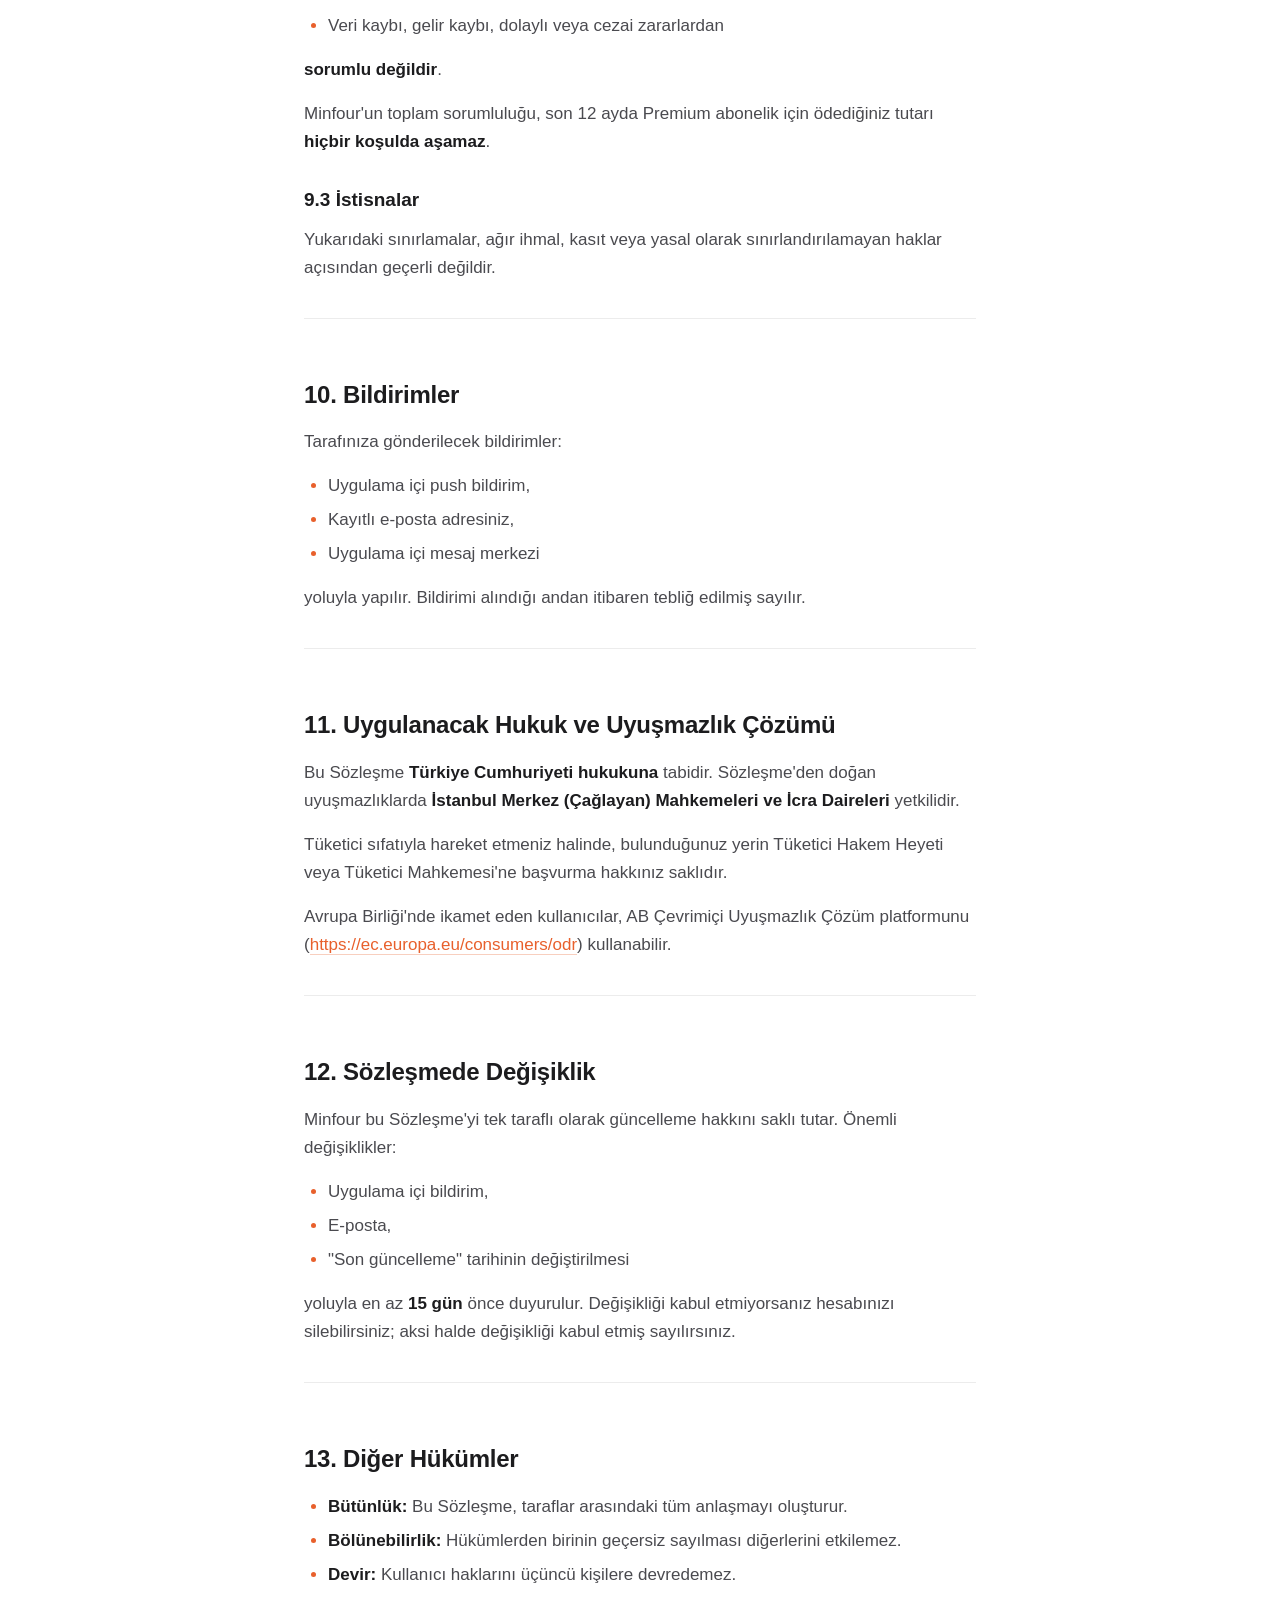
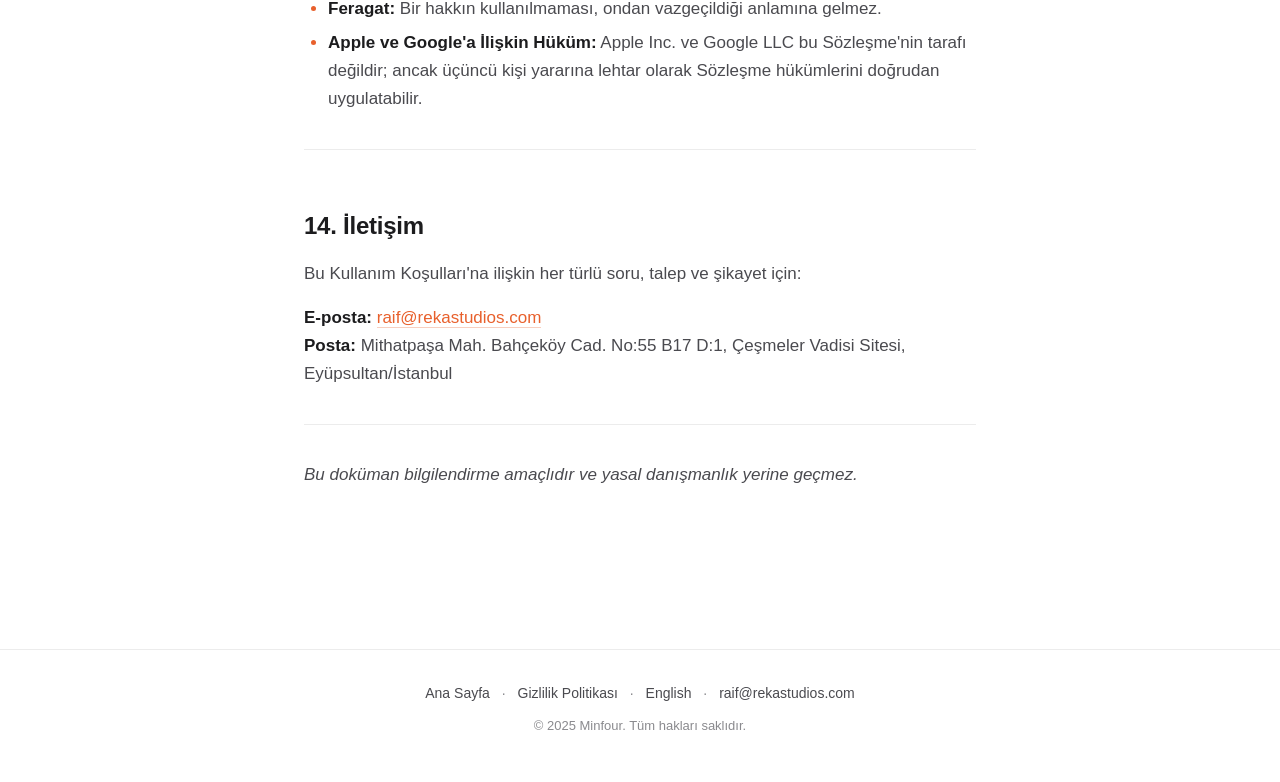
<file: terms.html>
<!DOCTYPE html>
<html lang="tr">
<head>
  <meta charset="UTF-8" />
  <meta name="viewport" content="width=device-width, initial-scale=1.0" />
  <meta name="description" content="Minfour Kullanım Koşulları — Apple App Store ve Google Play standartları." />
  <meta name="theme-color" content="#E8602C" />
  <title>Kullanım Koşulları — Minfour</title>
  <link rel="stylesheet" href="style.css" />
</head>
<body>

  <header class="site-header">
    <div class="site-header-inner">
      <a href="index.html" class="brand">minfour</a>
      <nav class="nav">
        <a href="terms-en.html">EN</a>
        <a href="privacy.html">Gizlilik</a>
        <a href="index.html">Ana Sayfa</a>
      </nav>
    </div>
  </header>

  <main class="container doc">

    <a href="index.html" class="back-link">← Ana sayfa</a>

    <h1>Minfour Kullanım Koşulları</h1>

    <div class="doc-meta">
      <p><strong>Son güncelleme:</strong> 11 Mayıs 2026</p>
      <p><strong>Yürürlük tarihi:</strong> 11 Mayıs 2026</p>
      <p><strong>Hizmet Sağlayıcı:</strong> REKA YAZILIM TURİZM TİCARET VE SANAYİ A.Ş.</p>
      <p><strong>Adres:</strong> Mithatpaşa Mah. Bahçeköy Cad. No:55 B17 D:1, Çeşmeler Vadisi Sitesi, Eyüpsultan/İstanbul</p>
      <p><strong>MERSİS / Ticaret Sicil:</strong> 0734185062200001 (Ticaret Sicil No: 210893-5, Vergi No: 7341850622)</p>
      <p><strong>İletişim:</strong> <a href="mailto:raif@rekastudios.com">raif@rekastudios.com</a></p>
    </div>

    <h2>1. Taraflar ve Kabul</h2>
    <p>İşbu Kullanım Koşulları ("Sözleşme"), bir tarafta REKA YAZILIM TURİZM TİCARET VE SANAYİ A.Ş. ("Minfour", "Biz") ile diğer tarafta Minfour mobil uygulamasını ("Uygulama", "Hizmet") kullanan gerçek kişi ("Kullanıcı", "Siz") arasında akdedilmiştir.</p>
    <p>Uygulamayı indirip hesap oluşturmanız, bu Sözleşme'yi okuduğunuzu, anladığınızı ve tamamen kabul ettiğinizi gösterir. Şartları kabul etmiyorsanız Uygulamayı kullanmamanız gerekir.</p>

    <hr />

    <h2>2. Hizmetin Tanımı</h2>
    <p>Minfour, kullanıcıların 4 ile 15 kişi arasında değişen gruplar oluşturarak yemek, kahve, etkinlik gibi sosyal buluşmalar organize etmesine ve katılmasına olanak sağlayan bir sosyal ağ ve grup buluşma platformudur. Uygulama; profil oluşturma, buluşma keşfi, grup sohbeti, mekan tarama ve premium abonelik gibi özellikler sunar.</p>
    <p>Minfour kendisi bir buluşma organizatörü değildir; yalnızca kullanıcılar arasında <strong>iletişim altyapısı</strong> sunan aracı bir platformdur. Buluşmaların gerçekleşmesi, mekan rezervasyonu, ödeme paylaşımı ve grup içi anlaşmazlıklar <strong>doğrudan kullanıcıların</strong> sorumluluğundadır.</p>

    <hr />

    <h2>3. Hesap Oluşturma ve Yaş Sınırı</h2>

    <h3>3.1 Yaş Şartı</h3>
    <p>Minfour'u kullanmak için <strong>17 yaşını doldurmuş olmanız</strong> zorunludur. Yaşınız hakkında yanlış beyanda bulunmanız durumunda hesabınız kapatılır ve verileriniz silinir.</p>

    <h3>3.2 Hesap Bilgileri</h3>
    <ul>
      <li>Doğru, güncel ve eksiksiz bilgi vermeyi kabul edersiniz.</li>
      <li>Bir kişi yalnızca bir hesap açabilir.</li>
      <li>Tüzel kişi adına hesap açmak yasaktır; uygulama yalnızca gerçek kişiler içindir.</li>
      <li>Şifrenizin / SMS doğrulama kodunuzun gizliliğinden tamamen siz sorumlusunuz.</li>
      <li>Hesabınızdan yapılan tüm işlemlerden siz sorumlusunuz; izinsiz erişim şüphesi durumunda derhal <a href="mailto:raif@rekastudios.com">raif@rekastudios.com</a> adresine bildirim yapmalısınız.</li>
    </ul>

    <h3>3.3 Kimlik Doğrulama</h3>
    <p>Minfour, hesap güvenliği veya yasal zorunluluklar nedeniyle ek kimlik doğrulama isteyebilir, hesabı geçici olarak askıya alabilir.</p>

    <hr />

    <h2>4. Kullanıcı Yükümlülükleri ve Yasak Davranışlar</h2>
    <p>Aşağıdaki davranışlar <strong>kesinlikle yasaktır</strong> ve hesabın derhal askıya alınması veya kapatılması ile sonuçlanır:</p>

    <h3>4.1 İçerik Yasakları</h3>
    <ul>
      <li>Cinsel içerikli, müstehcen veya çıplaklık barındıran fotoğraf / metin paylaşmak</li>
      <li>Şiddet, nefret söylemi, ırkçılık, ayrımcılık içeren içerik</li>
      <li>Yasa dışı maddeler, silah, kaçakçılık tanıtımı</li>
      <li>Telif hakkı ihlal eden içerik</li>
      <li>Reklam, spam, çok düzeyli pazarlama (MLM), bahis, kumar promosyonu</li>
      <li>Kötü niyetli yazılım, virüs, kimlik avı bağlantısı</li>
    </ul>

    <h3>4.2 Davranış Yasakları</h3>
    <ul>
      <li>Başka bir kullanıcıyı taciz etmek, tehdit etmek, hakaret etmek, ısrarlı şekilde rahatsız etmek</li>
      <li>Sahte profil oluşturmak, başkasının kimliğine bürünmek</li>
      <li>Sahte fotoğraf, başkasından izinsiz alınmış görsel kullanmak</li>
      <li>Buluşmaları sürekli iptal etmek veya hayalet (no-show) olmak</li>
      <li>Buluşmaları başka bir platforma yönlendirmek için araç olarak kullanmak</li>
      <li>Diğer kullanıcılara ticari teklifler yapmak (eskort, satış, hizmet pazarlaması)</li>
      <li>17 yaşının altındaki bir kişiyi davet etmek, yönlendirmek veya ifşa etmek</li>
    </ul>

    <h3>4.3 Teknik Yasaklar</h3>
    <ul>
      <li>Uygulamayı kaynak koda dönüştürmek, tersine mühendislik yapmak</li>
      <li>Otomatik komut dosyaları, bot, kazıyıcı (scraper) kullanmak</li>
      <li>Servis dışı bırakma, DDoS, güvenlik açığı sömürme girişimleri</li>
      <li>Başka kullanıcıların verilerini izinsiz toplamak</li>
    </ul>

    <p>İhlal tespit edildiğinde Minfour, <strong>uyarı vermeksizin</strong> içerik kaldırma, hesap askıya alma, kalıcı kapatma ve yasal mercilere bildirim hakkına sahiptir.</p>

    <hr />

    <h2>5. Buluşma Kuralları</h2>

    <h3>5.1 Organizatör Sorumluluğu</h3>
    <ul>
      <li>Buluşmayı oluşturan kullanıcı (organizatör), mekanın doğruluğundan ve etkinliğin yürütülmesinden sorumludur.</li>
      <li>Mekan rezervasyonu yapma yükümlülüğü organizatöre aittir; Minfour rezervasyon yapmaz.</li>
      <li>Aynı kullanıcı en fazla <strong>5 aktif buluşma</strong> taşıyabilir.</li>
    </ul>

    <h3>5.2 Katılım ve İptal</h3>
    <ul>
      <li>Minimum <strong>4</strong> kişi şartı sağlanmazsa buluşma saatinden 2 saat önce sistem buluşmayı otomatik iptal eder.</li>
      <li>6 saatten önce iptal: serbest.</li>
      <li>2–6 saat arası iptal: uyarı puanı.</li>
      <li>2 saatten az kalan iptal veya hayalet (no-show): ceza puanı.</li>
      <li>3 ceza puanı toplayan kullanıcının hesabı <strong>1 hafta</strong> kısıtlanır; tekrarı kalıcı kapatmaya yol açabilir.</li>
    </ul>

    <h3>5.3 Buluşma Esnasında Güvenlik</h3>
    <p>Minfour, kullanıcılar buluşmaya gittiğinde fiziksel güvenliği garanti edemez. Tanışmadığınız kişilerle yapılan buluşmalarda:</p>
    <ul>
      <li>Kalabalık ve halka açık mekanları tercih edin.</li>
      <li>Yakınlarınıza yer bilgisini paylaşın.</li>
      <li>Alkollü içecek tüketimine dikkat edin.</li>
      <li>Rahatsızlık durumunda <a href="mailto:raif@rekastudios.com">raif@rekastudios.com</a> veya yetkili mercilere başvurun.</li>
    </ul>

    <hr />

    <h2>6. İçerik Hakları</h2>

    <h3>6.1 Kullanıcı İçeriği</h3>
    <p>Uygulamaya yüklediğiniz fotoğraf, metin, mesaj ve diğer içeriklerin hakları <strong>size aittir</strong>. Ancak yüklediğinizde Minfour'a, hizmetin sunulması amacıyla <strong>dünya çapında, ücretsiz, alt lisans verilebilir, devredilebilir, telifsiz</strong> bir kullanım lisansı verirsiniz. Bu lisans, içeriği saklama, çoğaltma, görüntüleme ve diğer kullanıcılara iletme hakkını kapsar.</p>
    <p>İçeriğinizi sildiğinizde bu lisans sona erer; ancak yedeklerden tamamen silinmesi 30 gün sürebilir.</p>

    <h3>6.2 Minfour Markası ve Yazılımı</h3>
    <p>Minfour adı, logosu, tasarımı, kaynak kodu ve veritabanı yapısı REKA YAZILIM TURİZM TİCARET VE SANAYİ A.Ş.'a aittir. Yazılı izin olmaksızın kopyalanamaz, dağıtılamaz, türev üretilemez.</p>

    <hr />

    <h2>7. Premium Abonelik</h2>

    <h3>7.1 Plan ve Fiyatlar</h3>
    <ul>
      <li><strong>Aylık plan:</strong> ₺79 / ay</li>
      <li><strong>Yıllık plan:</strong> ₺699 / yıl</li>
    </ul>
    <p>Fiyatlar KDV dahil olup, bölgenize göre değişebilir. Güncel fiyat satın alma sırasında Apple App Store veya Google Play tarafından gösterilir.</p>

    <h3>7.2 Premium Özellikler</h3>
    <ul>
      <li>Sınırsız buluşma katılımı / oluşturma</li>
      <li>Doğrulanmış rozet</li>
      <li>Profil görüntüleyenleri görme</li>
      <li>Premium etkinliklere erişim</li>
      <li>Öncelikli müşteri desteği</li>
    </ul>

    <h3>7.3 Otomatik Yenileme</h3>
    <p>Abonelik, dönem sonunda <strong>otomatik olarak yenilenir</strong>. Yenilemeyi durdurmak için dönem sonundan <strong>24 saat önce</strong> Apple veya Google hesap ayarlarından aboneliği iptal etmeniz gerekir.</p>

    <h3>7.4 Cayma Hakkı ve İade</h3>
    <ul>
      <li>Türkiye'de Mesafeli Sözleşmeler Yönetmeliği gereği dijital içerik ve abonelik hizmetlerinde <strong>14 günlük cayma hakkı</strong>, kullanıcı tüketimine başlamasıyla sona erer.</li>
      <li>Tüm iade işlemleri Apple App Store veya Google Play kuralları çerçevesinde, ilgili mağaza üzerinden yapılır. Minfour doğrudan iade işlemi yapmaz.</li>
      <li>Apple iadesi: <a href="https://reportaproblem.apple.com" target="_blank" rel="noopener">https://reportaproblem.apple.com</a></li>
      <li>Google Play iadesi: <a href="https://support.google.com/googleplay/answer/2479637" target="_blank" rel="noopener">https://support.google.com/googleplay/answer/2479637</a></li>
    </ul>

    <h3>7.5 Aboneliğin Sonlandırılması</h3>
    <p>Aboneliği iptal ederseniz mevcut dönemin sonuna kadar premium özelliklerden yararlanmaya devam edersiniz. Tarafımızdan kuralların ihlali nedeniyle hesabınız kapatılırsa kullanılmamış süre için <strong>iade yapılmaz</strong>.</p>

    <hr />

    <h2>8. Hesabın Sonlandırılması</h2>

    <h3>8.1 Kullanıcı Tarafından</h3>
    <p>Profil → Ayarlar → "Hesabımı Sil" yolu ile her zaman hesabınızı kapatabilirsiniz. Hesap silindikten sonra 30 gün içinde verileriniz anonimleştirilir veya silinir.</p>

    <h3>8.2 Minfour Tarafından</h3>
    <p>Aşağıdaki durumlarda hesabınızı askıya alma veya kapatma hakkımızı saklı tutarız:</p>
    <ul>
      <li>Bu Sözleşme'nin ihlali</li>
      <li>Yasalara aykırı kullanım</li>
      <li>Diğer kullanıcılardan gelen ciddi şikayetler ve doğrulanan ihlaller</li>
      <li>Hesabın 12 aydan uzun süre hareketsiz kalması</li>
    </ul>

    <hr />

    <h2>9. Sorumluluk Reddi</h2>

    <h3>9.1 "Olduğu Gibi" Sunum</h3>
    <p>Hizmet "olduğu gibi" ve "mevcut olduğu şekilde" sunulur. Minfour, hizmetin kesintisiz, hatasız, tam doğru veya belirli bir amaca uygun olacağını garanti etmez.</p>

    <h3>9.2 Sorumluluk Sınırlaması</h3>
    <p>Yasal olarak izin verilen azami ölçüde, Minfour:</p>
    <ul>
      <li>Buluşmalarda yaşanan fiziksel, maddi, manevi zararlardan,</li>
      <li>Diğer kullanıcıların davranışlarından, yaptıkları beyanlardan,</li>
      <li>Kullanıcılar arasındaki ödeme veya hizmet anlaşmazlıklarından,</li>
      <li>Üçüncü parti hizmet sağlayıcıların (Firebase, Apple, Google) kesintilerinden,</li>
      <li>Veri kaybı, gelir kaybı, dolaylı veya cezai zararlardan</li>
    </ul>
    <p><strong>sorumlu değildir</strong>.</p>
    <p>Minfour'un toplam sorumluluğu, son 12 ayda Premium abonelik için ödediğiniz tutarı <strong>hiçbir koşulda aşamaz</strong>.</p>

    <h3>9.3 İstisnalar</h3>
    <p>Yukarıdaki sınırlamalar, ağır ihmal, kasıt veya yasal olarak sınırlandırılamayan haklar açısından geçerli değildir.</p>

    <hr />

    <h2>10. Bildirimler</h2>
    <p>Tarafınıza gönderilecek bildirimler:</p>
    <ul>
      <li>Uygulama içi push bildirim,</li>
      <li>Kayıtlı e-posta adresiniz,</li>
      <li>Uygulama içi mesaj merkezi</li>
    </ul>
    <p>yoluyla yapılır. Bildirimi alındığı andan itibaren tebliğ edilmiş sayılır.</p>

    <hr />

    <h2>11. Uygulanacak Hukuk ve Uyuşmazlık Çözümü</h2>
    <p>Bu Sözleşme <strong>Türkiye Cumhuriyeti hukukuna</strong> tabidir. Sözleşme'den doğan uyuşmazlıklarda <strong>İstanbul Merkez (Çağlayan) Mahkemeleri ve İcra Daireleri</strong> yetkilidir.</p>
    <p>Tüketici sıfatıyla hareket etmeniz halinde, bulunduğunuz yerin Tüketici Hakem Heyeti veya Tüketici Mahkemesi'ne başvurma hakkınız saklıdır.</p>
    <p>Avrupa Birliği'nde ikamet eden kullanıcılar, AB Çevrimiçi Uyuşmazlık Çözüm platformunu (<a href="https://ec.europa.eu/consumers/odr" target="_blank" rel="noopener">https://ec.europa.eu/consumers/odr</a>) kullanabilir.</p>

    <hr />

    <h2>12. Sözleşmede Değişiklik</h2>
    <p>Minfour bu Sözleşme'yi tek taraflı olarak güncelleme hakkını saklı tutar. Önemli değişiklikler:</p>
    <ul>
      <li>Uygulama içi bildirim,</li>
      <li>E-posta,</li>
      <li>"Son güncelleme" tarihinin değiştirilmesi</li>
    </ul>
    <p>yoluyla en az <strong>15 gün</strong> önce duyurulur. Değişikliği kabul etmiyorsanız hesabınızı silebilirsiniz; aksi halde değişikliği kabul etmiş sayılırsınız.</p>

    <hr />

    <h2>13. Diğer Hükümler</h2>
    <ul>
      <li><strong>Bütünlük:</strong> Bu Sözleşme, taraflar arasındaki tüm anlaşmayı oluşturur.</li>
      <li><strong>Bölünebilirlik:</strong> Hükümlerden birinin geçersiz sayılması diğerlerini etkilemez.</li>
      <li><strong>Devir:</strong> Kullanıcı haklarını üçüncü kişilere devredemez.</li>
      <li><strong>Feragat:</strong> Bir hakkın kullanılmaması, ondan vazgeçildiği anlamına gelmez.</li>
      <li><strong>Apple ve Google'a İlişkin Hüküm:</strong> Apple Inc. ve Google LLC bu Sözleşme'nin tarafı değildir; ancak üçüncü kişi yararına lehtar olarak Sözleşme hükümlerini doğrudan uygulatabilir.</li>
    </ul>

    <hr />

    <h2>14. İletişim</h2>
    <p>Bu Kullanım Koşulları'na ilişkin her türlü soru, talep ve şikayet için:</p>
    <p>
      <strong>E-posta:</strong> <a href="mailto:raif@rekastudios.com">raif@rekastudios.com</a><br />
      <strong>Posta:</strong> Mithatpaşa Mah. Bahçeköy Cad. No:55 B17 D:1, Çeşmeler Vadisi Sitesi, Eyüpsultan/İstanbul
    </p>

    <hr />

    <p><em>Bu doküman bilgilendirme amaçlıdır ve yasal danışmanlık yerine geçmez.</em></p>

  </main>

  <footer class="site-footer">
    <div>
      <a href="index.html">Ana Sayfa</a> ·
      <a href="privacy.html">Gizlilik Politikası</a> ·
      <a href="terms-en.html">English</a> ·
      <a href="mailto:raif@rekastudios.com">raif@rekastudios.com</a>
    </div>
    <p class="copy">© 2025 Minfour. Tüm hakları saklıdır.</p>
  </footer>

</body>
</html>
</file>
<file: style.css>
/* Minfour Web Yayın — Stil Dosyası
   Coral ana renk: #E8602C
*/

:root {
  --coral: #E8602C;
  --coral-dark: #C24A1A;
  --coral-soft: #FFF1EA;
  --bg: #FFFFFF;
  --card: #FAFAFA;
  --border: #ECECEC;
  --text: #1C1C1E;
  --text-soft: #4A4A4F;
  --muted: #8A8A8E;
}

* {
  box-sizing: border-box;
}

html {
  -webkit-text-size-adjust: 100%;
  scroll-behavior: smooth;
}

body {
  margin: 0;
  padding: 0;
  font-family: -apple-system, BlinkMacSystemFont, "Segoe UI", Roboto,
    "Helvetica Neue", Arial, sans-serif;
  font-size: 17px;
  line-height: 1.65;
  color: var(--text);
  background: var(--bg);
  -webkit-font-smoothing: antialiased;
  -moz-osx-font-smoothing: grayscale;
}

/* ============ Layout ============ */

.container {
  max-width: 720px;
  margin: 0 auto;
  padding: 48px 24px 80px;
}

.site-header {
  border-bottom: 1px solid var(--border);
  background: var(--bg);
}

.site-header-inner {
  max-width: 720px;
  margin: 0 auto;
  padding: 20px 24px;
  display: flex;
  align-items: center;
  justify-content: space-between;
}

.brand {
  font-size: 22px;
  font-weight: 800;
  color: var(--coral);
  text-decoration: none;
  letter-spacing: -0.02em;
}

.brand:hover {
  color: var(--coral-dark);
}

.nav {
  display: flex;
  gap: 18px;
  font-size: 14px;
}

.nav a {
  color: var(--text-soft);
  text-decoration: none;
  font-weight: 500;
}

.nav a:hover {
  color: var(--coral);
}

/* ============ Landing Page ============ */

.hero {
  text-align: center;
  padding: 64px 0 40px;
}

.hero-logo {
  font-size: 56px;
  font-weight: 800;
  color: var(--coral);
  letter-spacing: -0.04em;
  margin: 0 0 12px;
  line-height: 1;
}

.hero-tagline {
  font-size: 22px;
  font-weight: 600;
  color: var(--text);
  margin: 0 0 16px;
}

.hero-desc {
  font-size: 17px;
  color: var(--text-soft);
  max-width: 520px;
  margin: 0 auto;
}

.cards {
  display: grid;
  grid-template-columns: repeat(3, 1fr);
  gap: 16px;
  margin: 48px 0 32px;
}

.card {
  background: var(--card);
  border: 1px solid var(--border);
  border-radius: 14px;
  padding: 24px 20px;
  text-decoration: none;
  color: var(--text);
  transition: transform 0.15s ease, border-color 0.15s ease,
    box-shadow 0.15s ease;
  display: block;
}

.card:hover {
  border-color: var(--coral);
  transform: translateY(-2px);
  box-shadow: 0 8px 20px rgba(232, 96, 44, 0.08);
}

.card-icon {
  width: 36px;
  height: 36px;
  border-radius: 10px;
  background: var(--coral-soft);
  color: var(--coral);
  display: flex;
  align-items: center;
  justify-content: center;
  font-size: 20px;
  font-weight: 700;
  margin-bottom: 14px;
}

.card-title {
  font-size: 17px;
  font-weight: 700;
  margin: 0 0 6px;
  color: var(--text);
}

.card-desc {
  font-size: 14px;
  color: var(--muted);
  margin: 0;
  line-height: 1.5;
}

.lang-row {
  display: flex;
  gap: 10px;
  margin-top: 12px;
  font-size: 13px;
}

.lang-row a {
  color: var(--coral);
  text-decoration: none;
  font-weight: 600;
}

.lang-row a:hover {
  text-decoration: underline;
}

/* ============ Document (privacy / terms) ============ */

.doc h1 {
  font-size: 34px;
  font-weight: 800;
  letter-spacing: -0.02em;
  color: var(--text);
  margin: 0 0 28px;
  line-height: 1.2;
}

.doc h2 {
  font-size: 24px;
  font-weight: 700;
  color: var(--text);
  margin: 48px 0 14px;
  padding-top: 8px;
  letter-spacing: -0.01em;
}

.doc h3 {
  font-size: 19px;
  font-weight: 700;
  color: var(--text);
  margin: 28px 0 10px;
}

.doc h4 {
  font-size: 17px;
  font-weight: 700;
  color: var(--text);
  margin: 20px 0 8px;
}

.doc p {
  margin: 0 0 16px;
  color: var(--text-soft);
}

.doc strong {
  color: var(--text);
  font-weight: 700;
}

.doc em {
  font-style: italic;
  color: var(--text-soft);
}

.doc a {
  color: var(--coral);
  text-decoration: none;
  border-bottom: 1px solid rgba(232, 96, 44, 0.3);
}

.doc a:hover {
  color: var(--coral-dark);
  border-bottom-color: var(--coral-dark);
}

.doc ul,
.doc ol {
  padding-left: 24px;
  margin: 0 0 16px;
  color: var(--text-soft);
}

.doc li {
  margin: 6px 0;
}

.doc li::marker {
  color: var(--coral);
}

.doc hr {
  border: 0;
  border-top: 1px solid var(--border);
  margin: 36px 0;
}

.doc blockquote {
  border-left: 3px solid var(--coral);
  padding: 8px 16px;
  margin: 16px 0;
  background: var(--coral-soft);
  color: var(--text-soft);
  border-radius: 0 8px 8px 0;
}

.doc code {
  background: var(--card);
  border: 1px solid var(--border);
  border-radius: 4px;
  padding: 1px 6px;
  font-family: ui-monospace, SFMono-Regular, "SF Mono", Menlo, Consolas, monospace;
  font-size: 0.92em;
  color: var(--coral-dark);
}

.doc pre {
  background: var(--card);
  border: 1px solid var(--border);
  border-radius: 10px;
  padding: 16px;
  overflow-x: auto;
  font-size: 14px;
}

.doc pre code {
  background: none;
  border: 0;
  padding: 0;
  color: var(--text);
}

/* Tables */

.doc table {
  width: 100%;
  border-collapse: collapse;
  margin: 18px 0 22px;
  font-size: 15px;
  border: 1px solid var(--border);
  border-radius: 8px;
  overflow: hidden;
}

.doc th,
.doc td {
  padding: 10px 14px;
  text-align: left;
  border-bottom: 1px solid var(--border);
  vertical-align: top;
}

.doc th {
  background: var(--coral-soft);
  color: var(--text);
  font-weight: 700;
  font-size: 14px;
  letter-spacing: 0.01em;
}

.doc tr:last-child td {
  border-bottom: 0;
}

.doc tr:nth-child(even) td {
  background: var(--card);
}

.table-wrap {
  overflow-x: auto;
  -webkit-overflow-scrolling: touch;
}

/* Document header meta */

.doc-meta {
  background: var(--card);
  border: 1px solid var(--border);
  border-radius: 10px;
  padding: 16px 20px;
  margin: 0 0 32px;
  font-size: 14px;
  color: var(--text-soft);
}

.doc-meta p {
  margin: 4px 0;
}

/* Back link */

.back-link {
  display: inline-flex;
  align-items: center;
  gap: 6px;
  color: var(--coral);
  text-decoration: none;
  font-size: 14px;
  font-weight: 600;
  margin-bottom: 24px;
}

.back-link:hover {
  color: var(--coral-dark);
}

/* ============ Footer ============ */

.site-footer {
  border-top: 1px solid var(--border);
  margin-top: 64px;
  padding: 32px 24px;
  text-align: center;
  font-size: 14px;
  color: var(--muted);
}

.site-footer a {
  color: var(--text-soft);
  text-decoration: none;
  margin: 0 8px;
}

.site-footer a:hover {
  color: var(--coral);
}

.site-footer .copy {
  margin-top: 10px;
  font-size: 13px;
  color: var(--muted);
}

/* ============ Mobile ============ */

@media (max-width: 640px) {
  body {
    font-size: 16px;
  }

  .container {
    padding: 32px 18px 64px;
  }

  .site-header-inner {
    padding: 16px 18px;
  }

  .nav {
    gap: 12px;
    font-size: 13px;
  }

  .hero {
    padding: 40px 0 24px;
  }

  .hero-logo {
    font-size: 44px;
  }

  .hero-tagline {
    font-size: 19px;
  }

  .hero-desc {
    font-size: 16px;
  }

  .cards {
    grid-template-columns: 1fr;
    gap: 12px;
    margin: 32px 0 24px;
  }

  .doc h1 {
    font-size: 28px;
  }

  .doc h2 {
    font-size: 21px;
    margin-top: 36px;
  }

  .doc h3 {
    font-size: 17px;
  }

  .doc table {
    font-size: 14px;
  }

  .doc th,
  .doc td {
    padding: 8px 10px;
  }
}

@media (max-width: 380px) {
  .hero-logo {
    font-size: 38px;
  }
}
</file>
